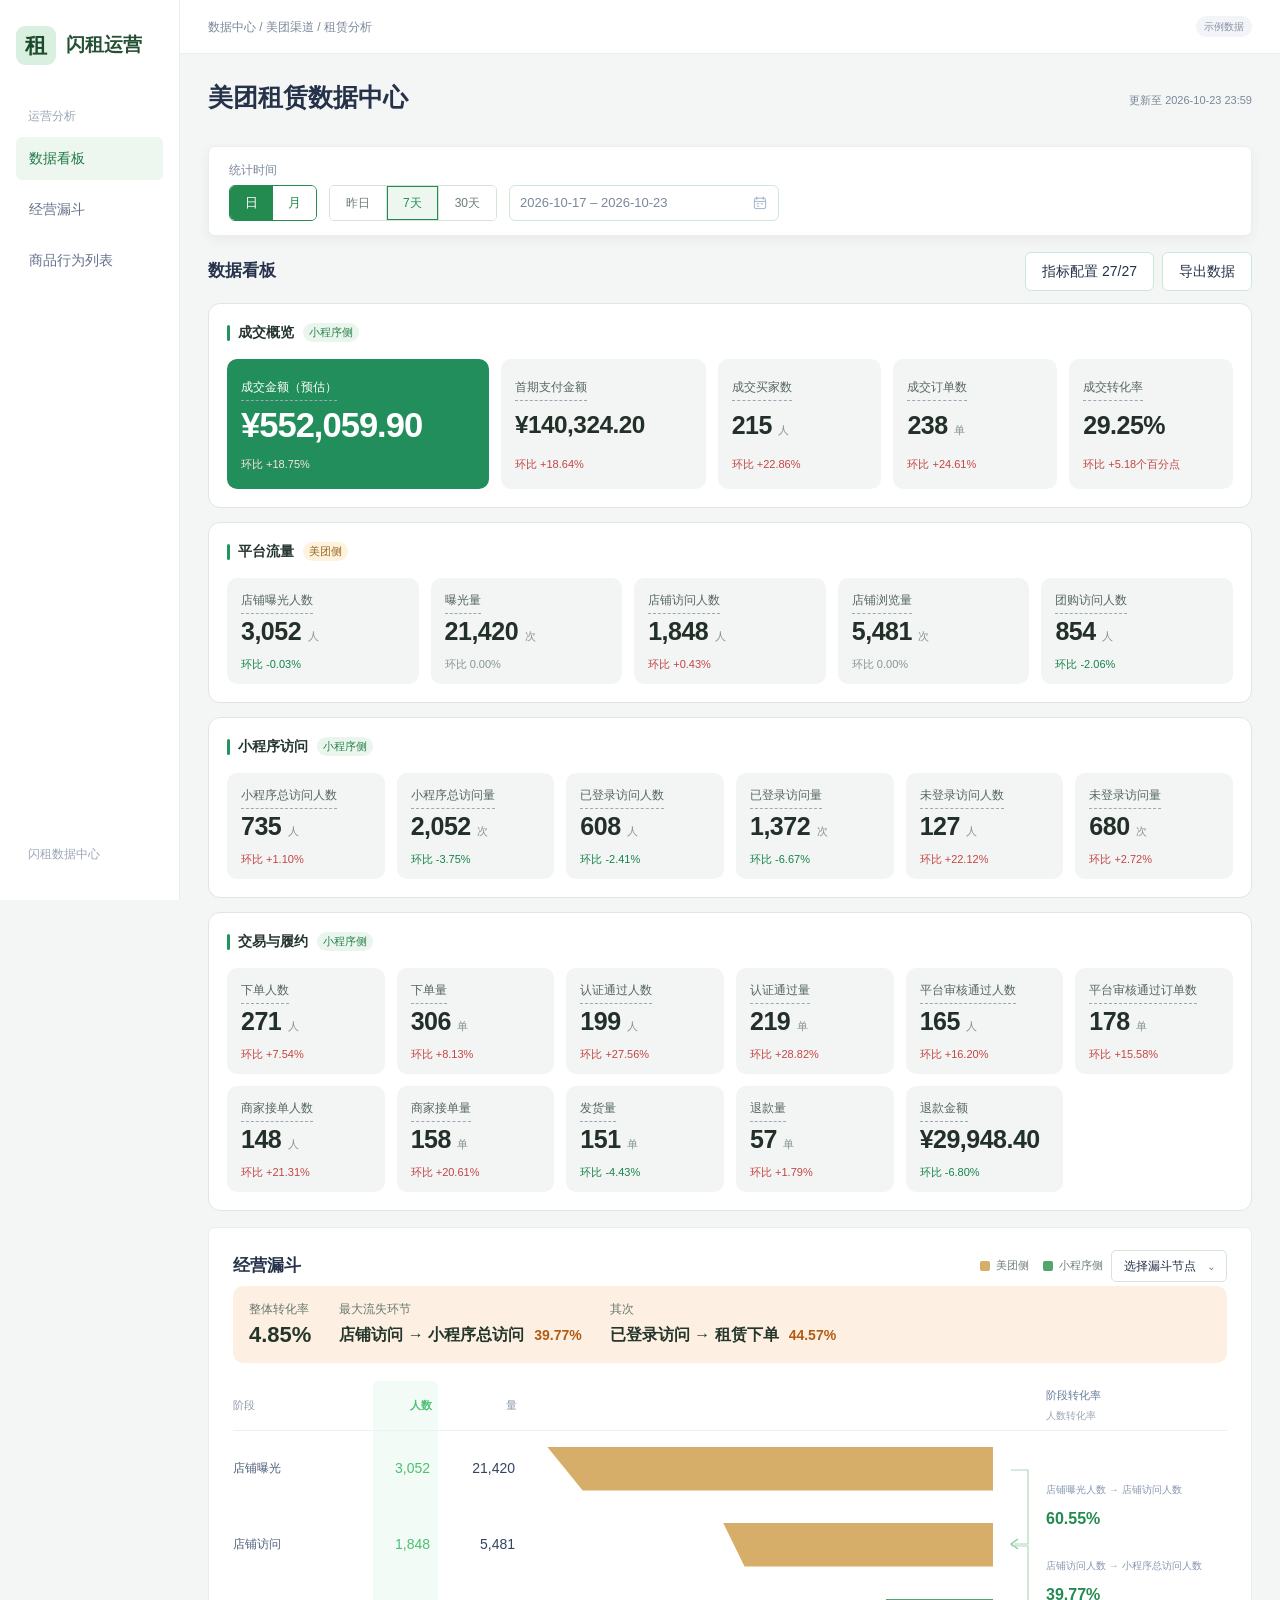
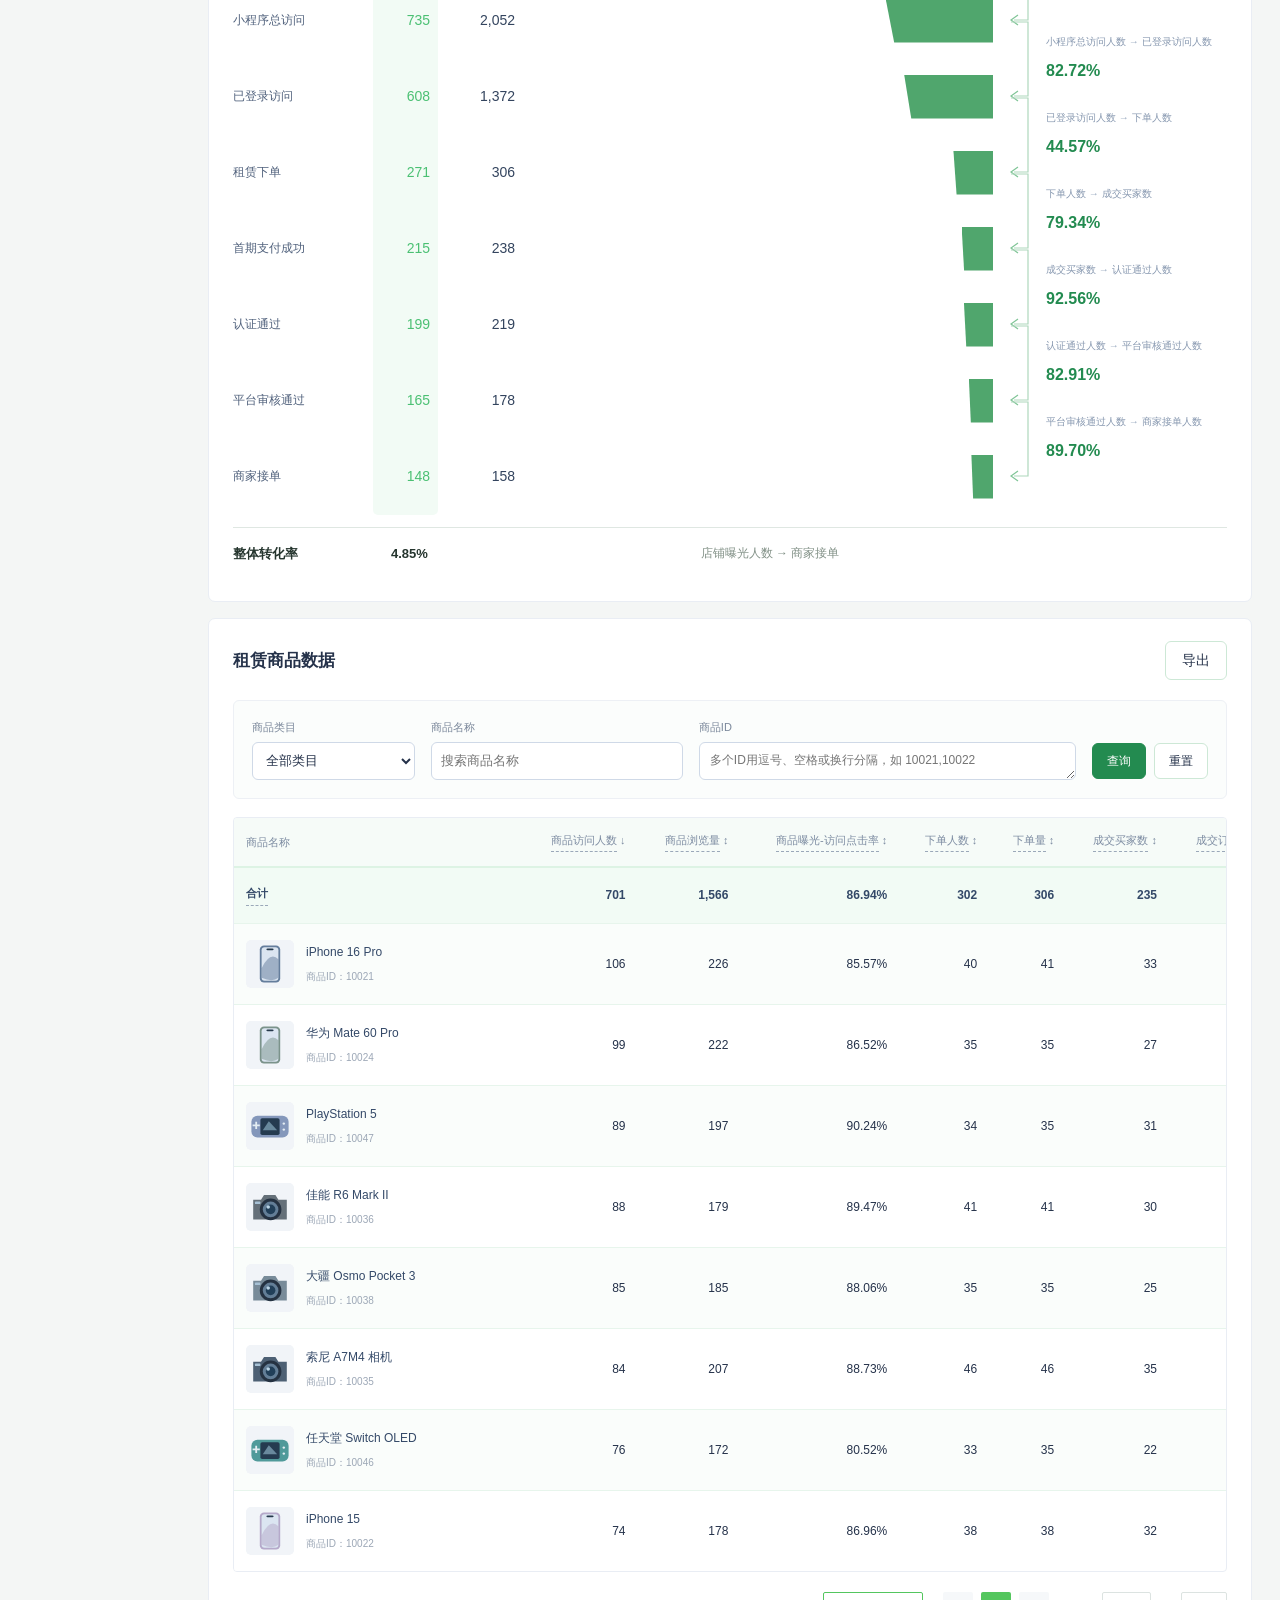
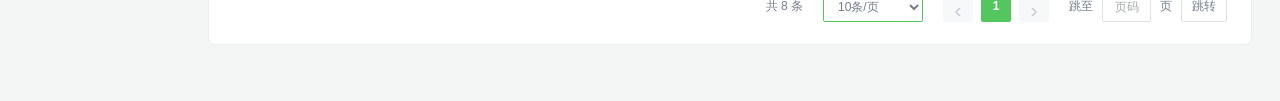
<file: index.html>
<!doctype html><html lang="zh-CN"><head><meta charset="UTF-8"><meta name="viewport" content="width=device-width,initial-scale=1"><link rel="icon" href="data:,"><title>美团租赁数据中心</title><style>:root{--ink:#1b4429;--muted:#5e7089;--blue:#238b50;--bluebg:#f2faf5;--line:#e1f1e6;--paper:#fff;--bg:#f3faf5;--amber:#946019;--radius:10px}*{box-sizing:border-box}body{margin:0;font-family:-apple-system,BlinkMacSystemFont,"PingFang SC","Microsoft YaHei",sans-serif;background:var(--bg);color:var(--ink);font-size:14px;line-height:1.5}button,input,select{font:inherit;color:inherit}button{cursor:pointer}button:disabled{cursor:not-allowed;opacity:.45}a{color:var(--blue)}button:focus-visible,a:focus-visible,input:focus-visible,select:focus-visible{outline:3px solid #a8e1bc;outline-offset:3px}button{border:1px solid #cde8d6;border-radius:6px;background:white;padding:8px 16px;min-height:36px}button:hover{background:#f3fbf6}button.primary{background:var(--blue);color:white;border-color:var(--blue)}button.primary:hover{background:#1b7040}.link{border:0;background:none;color:var(--blue);padding:4px 6px;min-height:30px}.sidebar{position:fixed;width:180px;inset:0 auto 0 0;background:#194729;color:#c5d1e1;padding:26px 16px;display:flex;flex-direction:column;z-index:5}.brand{display:flex;align-items:center;gap:10px;color:#fff;font-size:19px;font-weight:700;margin-bottom:42px}.brand b{background:#d9efdf;color:#1c4a2c;border-radius:9px;padding:3px 9px;font-size:22px}.side-label{font-size:12px;color:#9fb2ce;margin:0 12px 12px}.sidebar nav{display:flex;flex-direction:column;gap:8px}.sidebar a{color:inherit;text-decoration:none;border-radius:6px;padding:11px 13px}.sidebar a:hover,.sidebar a.active{background:#359555;color:white}.sidebar small{margin-top:auto;padding:12px;color:#afc0d7}.main{margin-left:180px}.topbar{height:64px;background:white;border-bottom:1px solid var(--line);padding:0 32px;display:flex;align-items:center;justify-content:space-between;color:var(--muted)}.pill{display:inline-flex;align-items:center;background:#fff3d6;color:#795316;font-size:12px;border-radius:20px;padding:5px 12px}.blue-pill{background:var(--bluebg);color:var(--blue)}main{max-width:1700px;margin:auto;padding:27px 30px 40px}.page-head{display:flex;align-items:start;justify-content:space-between;gap:20px;margin-bottom:20px}h1{font-size:28px;margin:0 0 5px;font-weight:650;letter-spacing:-.5px}h2{font-size:21px;margin:0;font-weight:650}h3{font-size:15px;margin:0 0 10px}p{margin:5px 0}.muted,.subtitle{color:var(--muted)}.subtitle{font-size:13px}.stamp{text-align:right;font-size:12px;color:var(--muted)}.panel{background:white;border-radius:var(--radius);padding:24px;margin:20px 0;scroll-margin-top:18px;border:1px solid #e8f4ec}.filters{margin-top:0}.filter-grid{display:grid;grid-template-columns:1.45fr 1fr 1fr 1fr 1.4fr;gap:16px}.field{display:flex;flex-direction:column;gap:6px;font-size:12px;color:var(--muted)}.field input,.field select{width:100%;min-width:0;border:1px solid #cfd9e7;background:white;border-radius:6px;min-height:38px;padding:7px 9px;font-size:13px;color:var(--ink)}.date-fields{display:flex;gap:5px;align-items:center}.date-fields input{font-size:12px;padding:7px 5px}.filter-bottom{display:flex;justify-content:space-between;gap:16px;align-items:end;margin-top:16px}.filter-secondary{display:flex;gap:16px;align-items:end;flex-wrap:wrap}.filter-secondary .field{min-width:180px}.actions{display:flex;gap:8px;align-items:center;flex-wrap:wrap}.filter-tip{margin-top:12px;font-size:12px;color:var(--muted)}.quick{display:flex;gap:4px;margin-top:5px}.quick button{min-height:24px;padding:1px 6px;border:0;font-size:11px;color:var(--blue)}.error{color:#b83c39;font-size:13px;min-height:0}.error:empty{display:none}.section-head{display:flex;justify-content:space-between;gap:16px;align-items:start;margin-bottom:17px}.section-controls{display:flex;align-items:center;gap:10px;flex-wrap:wrap}.segmented{display:inline-flex;background:#edf7f0;padding:4px;border-radius:7px;gap:2px}.segmented button{border:0;min-width:78px;padding:5px 11px;background:none;color:var(--muted);font-size:13px}.segmented button[aria-pressed=true]{background:white;color:var(--blue);box-shadow:0 0 0 1px #d1eddb}.compact-select{border:1px solid #d7f0e0;background:#f8fdfa;border-radius:6px;padding:8px;color:var(--blue);font-size:12px}.summary{display:grid;grid-template-columns:repeat(4,1fr);background:#f6fcf8;padding:15px 0;border-radius:7px;margin:15px 0}.summary>div{padding:0 20px;border-right:1px solid var(--line)}.summary>div:last-child{border:0}.label{font-size:12px;color:var(--muted)}.number{font-size:29px;font-weight:650;font-variant-numeric:tabular-nums;margin-top:3px;letter-spacing:-.6px}.number.sm{font-size:18px;letter-spacing:0;line-height:2}.funnel-scroll{overflow-x:auto}.funnel-grid{min-width:850px}.funnel-row{display:grid;grid-template-columns:235px minmax(200px,1fr) 110px 120px 150px;gap:14px;align-items:center;padding:10px 8px;border-radius:5px;width:100%;border:none;text-align:left;background:transparent}.funnel-row:not(.funnel-header){cursor:pointer}.funnel-row:not(.funnel-header):hover{background:#f3fbf6}.funnel-row.hot{background:#fff5e7}.funnel-header{font-size:11px;color:var(--muted);padding-bottom:13px}.step{display:flex;align-items:center;gap:11px}.step i{font-style:normal;background:#eef9f2;border-radius:6px;font-size:11px;font-weight:600;color:#587598;min-width:26px;padding:5px;text-align:center}.step strong{font-size:13px;font-weight:600}.step small{display:block;color:var(--muted);font-size:10px;margin-top:1px}.bar-track{height:30px;background:#eff8f2;border-radius:4px;display:flex;justify-content:center;align-items:center;position:relative}.bar{height:30px;border-radius:4px;background:#40b869;min-width:0;transition:width .2s}.bar.light{background:#d0efdb}.bar-label{position:absolute;font-size:12px;color:white;font-weight:600;pointer-events:none}.bar-label.dark{color:#276f3f}.stat{font-variant-numeric:tabular-nums;font-size:16px;font-weight:600}.rate{font-size:13px;font-variant-numeric:tabular-nums}.loss{color:var(--muted);font-size:12px}.hot .loss{color:var(--amber)}.notes{border-top:1px solid var(--line);margin-top:12px;padding-top:12px;font-size:12px;color:var(--muted)}.notes p{margin:4px 0}.scope{color:var(--blue);background:#f2fbf5;border-radius:5px;padding:8px 12px;font-size:12px;margin:10px 0}.branch{background:#f7fcf9;padding:17px;margin-top:16px;border-radius:7px}.branch-head{display:flex;align-items:center;justify-content:space-between;gap:12px;margin-bottom:10px}.branch-head h3{margin:0}.branch-chain{display:grid;grid-template-columns:repeat(5,1fr);gap:16px}.branch-node{position:relative;padding-right:10px}.branch-node:not(:last-child):after{content:'→';position:absolute;right:0;top:24px;color:#7d98bc}.branch-node small{color:var(--muted);font-size:11px}.branch-node b{font-size:22px;display:block;font-weight:650}.notice{background:#fff6e6;border-radius:6px;padding:14px 17px;color:#805a22;font-size:12px;display:flex;gap:30px;align-items:center}.notice strong{font-size:17px;color:#8c5a13}.notice .left{min-width:300px}.kpis{display:grid;grid-template-columns:repeat(4,1fr);gap:15px}.kpi{padding:4px 0}.platform{background:#f7fcf9;padding:18px;border-radius:7px;margin-bottom:20px}.platform-head{display:flex;justify-content:space-between;gap:20px;margin-bottom:10px}.platform-head h3{margin:0}.internal{grid-template-columns:repeat(5,1fr);margin:12px 0 20px}.kpi button{border:0;background:none;text-align:left;padding:0;min-height:0;color:var(--muted);font-size:12px}.kpi button:hover{text-decoration:underline}.kpi small{font-size:10px;color:var(--muted)}.table-tools{display:flex;align-items:center;justify-content:space-between;gap:12px;margin:16px 0}.table-group{display:flex;border-bottom:1px solid var(--line);gap:20px}.table-group button{border:0;border-radius:0;color:var(--muted);padding:11px 4px;font-size:13px;background:transparent;border-bottom:3px solid transparent}.table-group button[aria-selected=true]{color:var(--blue);border-bottom-color:var(--blue);font-weight:600}.table-scroll{overflow-x:auto;border:1px solid var(--line);border-radius:6px}table{width:100%;border-collapse:collapse;white-space:nowrap;font-size:13px}th{background:#eff9f2;color:#526d8e;text-align:right;font-weight:500;font-size:11px;padding:12px 14px}td{padding:16px 14px;text-align:right;border-top:1px solid #e7f5ec;font-variant-numeric:tabular-nums}th:first-child,td:first-child{text-align:left;position:sticky;left:0;z-index:1;min-width:210px}th:first-child{background:#eff9f2}td:first-child{background:white}tr:nth-child(even) td{background:#fafdfb}tr:hover td{background:#f4fbf6}th button{font-size:inherit;color:inherit;padding:0;min-height:20px;border:0;background:none}th button:hover{background:none;color:var(--blue)}.product-name{font-size:13px;font-weight:550}.product-id{font-size:10px;color:var(--muted);margin-top:3px}.table-footer{display:flex;justify-content:space-between;gap:15px;margin:14px 0;align-items:center;color:var(--muted);font-size:12px}.pagination{display:flex;gap:10px;align-items:center}.pagination button{padding:5px 10px;font-size:12px;min-height:30px}.empty{text-align:center;padding:45px;color:var(--muted);background:#f8fcf9;border-radius:6px}.bottom-notice{padding:15px 20px;background:#eaf8ef;border-radius:8px;font-size:12px;color:#536b89}.bottom-notice strong{display:block;margin-bottom:5px;color:var(--ink)}#toast{position:fixed;bottom:24px;left:50%;transform:translate(-50%,20px);padding:12px 22px;border-radius:8px;background:#1b4a2b;color:white;opacity:0;pointer-events:none;transition:.2s;z-index:20;max-width:90vw}#toast.show{opacity:1;transform:translate(-50%,0)}dialog{width:min(660px,92vw);max-height:85vh;border:none;border-radius:12px;padding:0;box-shadow:0 25px 80px #14372040;color:var(--ink)}dialog::backdrop{background:#153d2366}.dialog-head{padding:20px 24px;border-bottom:1px solid var(--line);display:flex;justify-content:space-between;align-items:center;position:sticky;top:0;background:white}.dialog-head h2{font-size:19px}.dialog-body{padding:22px 24px;font-size:14px}.dialog-body p{margin:8px 0 16px}.dialog-body table{font-size:12px}.dialog-body th,.dialog-body td{position:static!important}.dialog-body ul{padding-left:20px;line-height:1.9}.dialog-footer{padding:15px 24px;border-top:1px solid var(--line);text-align:right}.field-check{display:flex;align-items:center;gap:10px;padding:8px;border-bottom:1px solid var(--line)}.dialog-actions{display:flex;justify-content:end;gap:8px}.badge-soft{background:#eef9f2;border-radius:4px;font-size:11px;padding:2px 6px;color:#587598}.help-link{white-space:nowrap}.demo-warning{font-size:11px;color:var(--muted);text-align:right;margin-top:8px}
@media(min-width:1600px){.funnel-row{grid-template-columns:270px minmax(250px,1fr) 130px 140px 170px;gap:20px}}
@media(max-width:1150px){.filter-grid{grid-template-columns:repeat(3,1fr)}.sidebar{width:152px}.main{margin-left:152px}main{padding:22px 20px}.section-head{flex-wrap:wrap}.filter-bottom{flex-wrap:wrap}.summary{grid-template-columns:repeat(2,1fr);gap:12px}.summary>div:nth-child(2){border:0}.internal{grid-template-columns:repeat(3,1fr)}}
@media(max-width:750px){.sidebar{position:static;width:auto;padding:12px 16px;display:block}.brand{margin:0;font-size:17px}.side-label,.sidebar small{display:none}.sidebar nav{flex-direction:row;margin-top:12px}.sidebar a{padding:6px 10px;font-size:12px}.main{margin:0}.topbar{padding:10px 16px;height:auto;gap:10px;font-size:11px}.topbar .pill{font-size:10px;padding:4px 7px}main{padding:18px 12px}.page-head{display:block}.stamp{text-align:left;margin-top:10px}h1{font-size:24px}.panel{padding:16px}.filter-grid{grid-template-columns:1fr 1fr}.field:first-child{grid-column:1/-1}.filter-secondary{width:100%;display:grid;grid-template-columns:1fr 1fr}.filter-secondary .field{min-width:0;grid-column:auto}.filter-bottom{align-items:stretch}.summary .number{font-size:24px}.summary .number.sm{font-size:15px}.summary>div{padding:0 12px}.branch-chain{display:flex;overflow-x:auto;gap:24px}.branch-node{min-width:140px}.notice{display:block}.notice .left{min-width:0;margin-bottom:10px}.kpis,.internal{grid-template-columns:repeat(2,1fr)}.section-controls{gap:6px}.table-tools{align-items:start;flex-direction:column}.table-group{gap:16px}.table-footer{align-items:start;flex-direction:column}.platform-head{display:block}.page-head .subtitle{font-size:12px}.date-fields input{width:46%}.filter-tip{font-size:11px}}
@media(prefers-reduced-motion:reduce){*{scroll-behavior:auto!important;transition:none!important}}
/* V2.2: independent time filters and one unified product table */
.time-filter-bar{display:flex;justify-content:space-between;align-items:center;gap:18px}.time-caption{font-size:12px;color:var(--muted);margin-bottom:8px}.time-filter-hint{font-size:12px;color:var(--muted);margin:10px 0 0}.date-picker-root{position:relative;display:inline-block;z-index:4;max-width:100%}.date-picker-root:has(.date-popup){z-index:12}.date-control{display:flex;align-items:center;gap:14px}.date-unit{display:flex;border:1px solid #238b50;border-radius:6px;overflow:hidden;flex-shrink:0}.date-unit button{border:0;border-radius:0;color:#238b50;min-width:43px;min-height:34px;padding:6px 12px;background:white;font-size:13px}.date-unit button[aria-pressed=true]{background:#238b50;color:white}.date-trigger{display:flex;align-items:center;justify-content:space-between;gap:20px;min-height:36px;border:1px solid #cde8d6;background:white;padding:7px 10px;font-size:13px;font-weight:400;white-space:nowrap;min-width:310px}.date-trigger:hover{background:white;border-color:#51a874}.date-trigger svg{color:#8b9fc2;flex-shrink:0}.date-popup{position:absolute;left:100px;top:44px;display:flex;width:674px;background:white;border:1px solid #e4eaf2;border-radius:5px;box-shadow:0 8px 25px #19492924;overflow:hidden}.date-shortcuts{width:120px;flex-shrink:0;background:#fafbfc;padding:6px 0}.date-shortcuts button{display:block;width:100%;min-height:35px;text-align:left;border:0;border-radius:0;font-size:12px;padding:8px 16px;background:transparent}.date-shortcuts button:hover,.date-shortcuts button.active{color:#238b50;background:#f0f8f3}.calendar-content{flex:1;min-width:0}.calendar-pair{display:flex}.calendar-month{width:50%;padding:8px 12px 12px}.month-head{height:32px;display:flex;align-items:center;justify-content:space-between;gap:3px;margin-bottom:10px}.month-head strong{font-size:13px;font-weight:500}.month-head button{min-height:24px;min-width:18px;padding:0 4px;border:0;font-size:17px;color:#8ca1c2;background:transparent}.calendar-week,.calendar-grid{display:grid;grid-template-columns:repeat(7,1fr);text-align:center}.calendar-week{font-size:12px;color:#7d8794;margin-bottom:7px}.calendar-week span{padding:3px}.calendar-day{min-height:31px;padding:0;border:0;border-radius:0;background:white;font-size:12px;position:relative}.calendar-day.other{color:#9cacc8}.calendar-day:disabled{background:#f4f5f8;color:#bac4d8;opacity:1}.calendar-day.between{background:#f0faf3}.calendar-day.selected,.month-grid button.selected{background:#238b50;color:white;border-radius:3px}.calendar-day:not(:disabled):hover{background:#e2f2e8;color:#1b7040}.calendar-day.selected:hover{background:#238b50;color:white}.calendar-footer{display:flex;align-items:center;gap:8px;padding:10px 12px;border-top:1px solid #edf0f5}.calendar-hint{font-size:11px;color:#6b7b90;flex:1}.calendar-footer button{font-size:12px;min-height:29px;padding:3px 12px}.calendar-footer .date-confirm{background:#238b50;border-color:#238b50;color:white}.month-select{width:100%;padding:14px 20px}.month-grid{display:grid;grid-template-columns:repeat(4,1fr);gap:10px}.month-grid button{border:0;background:#f7fcf9;font-size:13px}.month-grid button.between{background:#f0faf3}.month-grid button.selected{background:#238b50}.product-filter-form{padding:17px 18px;background:#f7fcf9;border:1px solid var(--line);border-radius:7px;margin:18px 0}.product-filter-grid{display:flex;gap:18px;align-items:end;flex-wrap:wrap}.product-filter-grid .field{min-width:170px;flex:1}.product-filter-grid .product-time{flex:0 0 auto;min-width:0}.product-filter-grid .product-search{min-width:220px}.product-filter-grid .actions{padding-bottom:1px}.product-filter-grid .field .date-unit button{color:#238b50}.product-filter-grid .field .date-unit button[aria-pressed=true]{color:white}.product-filter-form .date-popup{left:0}.product-filter-form .date-trigger{min-width:295px}.product-filter-note{color:var(--muted);font-size:12px;margin-top:12px}.unified-table-tools{display:flex;justify-content:space-between;align-items:center;margin:12px 0;color:var(--muted);font-size:12px}.table-scroll table{min-width:1280px}#products .table-scroll th:first-child,#products .table-scroll td:first-child{box-shadow:3px 0 5px #23623810}#applied{font-size:12px;margin-top:6px}.filters{padding:20px 24px}.product-filter-form .date-control{gap:8px}.dialog-body .mini-funnel{min-width:0}.dialog-body .mini-funnel td:first-child{min-width:0}.dialog-body .mini-funnel th:first-child{min-width:0}
@media(max-width:1150px){.product-filter-grid .product-time{flex:0 0 100%}.date-popup{left:0}.filters{padding:18px}}
@media(max-width:750px){.time-filter-bar{flex-wrap:wrap}.date-control{gap:8px;flex-wrap:wrap}.date-trigger{min-width:0;width:100%;font-size:12px;gap:8px}.date-picker-root{display:block;width:100%}.date-popup{position:fixed;left:12px;right:12px;top:15vh;width:auto;max-height:75vh;overflow:auto;flex-direction:column}.date-shortcuts{width:auto;display:flex;justify-content:space-around;flex-shrink:0}.date-shortcuts button{text-align:center;width:auto;flex:1;padding:8px}.calendar-pair{display:block;max-height:48vh;overflow-y:auto}.calendar-month{width:100%}.calendar-day{min-height:33px}.calendar-footer{position:sticky;bottom:0;background:white}.product-filter-form .date-popup{left:12px}.product-filter-grid{display:block}.product-filter-grid .field{margin-bottom:14px;min-width:0}.product-filter-form .date-trigger{min-width:0}.product-filter-grid .actions{margin-top:12px}.filters{padding:16px}.date-control .date-trigger{flex:1;min-width:0;flex-basis:230px}.calendar-week{margin-bottom:3px}.unified-table-tools{gap:12px;flex-wrap:wrap}}
/* V2.3: paired audience and volume metrics, parallel product branches */
.flow-legend{display:flex;flex-wrap:wrap;gap:12px 24px;align-items:center;font-size:12px;color:var(--muted);border-bottom:1px solid var(--line);padding:0 0 16px}.flow-legend>span{display:flex;align-items:center;gap:7px}.flow-legend>span:last-child{margin-left:auto}.dot{width:7px;height:7px;display:inline-block;border-radius:50%}.dot.blue{background:#4ec175}.dot.amber{background:#d09b42}.business-flow{padding:26px 0 10px;max-width:1120px;margin:auto}.flow-layer{display:grid;grid-template-columns:104px minmax(0,1fr);position:relative;gap:22px;margin-bottom:32px}.layer-index{display:flex;align-items:center;gap:10px;color:#6d7e96;font-size:12px;align-self:start;padding-top:18px}.layer-index b{display:grid;place-items:center;width:28px;height:28px;flex-shrink:0;background:#effaf3;border:1px solid #e0f4e7;border-radius:50%;color:#489f66;font-size:11px;letter-spacing:.5px}.center-node{width:calc(50% - 12px);justify-self:center;position:relative}.journey-card{position:relative;background:#fff;border:1px solid #d9f1e1;border-top:3px solid #49bf71;border-radius:10px;box-shadow:0 4px 16px #27704006;overflow:hidden}.journey-card header{display:flex;align-items:center;justify-content:space-between;gap:8px;padding:14px 17px 9px}.journey-card h3{font-size:15px;margin:0}.source-badge{font-size:10px;color:#667e9d;background:#f0faf3;border-radius:4px;padding:3px 6px;white-space:nowrap}.paired-metrics{display:grid;grid-template-columns:1fr 1fr;padding:0 8px 8px}.paired-metric{border:0;background:transparent;text-align:left;padding:8px 10px;border-radius:6px;min-width:0}.paired-metric+ .paired-metric{border-left:1px solid #e7f5ec;border-radius:0 6px 6px 0}.paired-metric>span{display:block;font-size:12px;color:#60748e}.paired-metric strong{display:block;font-size:30px;line-height:1.4;font-weight:650;font-variant-numeric:tabular-nums;letter-spacing:-.6px;margin-top:4px}.paired-metric em,.overview-pair em,.metric-detail-pair em{font-size:11px;font-weight:400;color:#73839a;font-style:normal;letter-spacing:0}.paired-metric b{font-size:9px;color:#9d6b26;background:#fff0cd;padding:1px 3px;border-radius:3px;font-weight:500}.journey-card footer{background:#f7fcf9;border-top:1px solid #edf7f0;color:#728199;font-size:10px;line-height:1.7;padding:8px 17px;min-height:34px}.connector-above:before,.rental-continue:before{content:'';position:absolute;width:1px;height:32px;left:50%;top:-32px;background:#a9dcba}.connector-above:after,.rental-continue:after,.split-node:after{content:'';position:absolute;top:-6px;left:calc(50% - 3px);width:6px;height:6px;border-right:1px solid #98d4ac;border-bottom:1px solid #98d4ac;transform:rotate(45deg)}.split-nodes,.lower-nodes{display:grid;grid-template-columns:repeat(2,minmax(0,1fr));gap:24px;position:relative;align-items:start}.split-nodes:before{content:'';position:absolute;left:25%;right:25%;height:16px;border-top:1px solid #a9dcba;border-left:1px solid #a9dcba;border-right:1px dashed #cda771;top:-16px}.split-nodes:after{content:'';position:absolute;width:1px;height:16px;left:50%;top:-32px;background:#a9dcba}.split-node,.rental-continue{position:relative;min-width:0}.split-node:nth-child(2):after{border-color:#cda771}.estimated.journey-card{border-color:#e6d4b5;border-top-color:#c8994f;background:#fffdfa}.estimated .source-badge{background:#fff0d8;color:#9b712f}.estimated .paired-metric:hover{background:#fff4df}.estimated.journey-card footer{background:#fff8ec;border-color:#f2e6d1;color:#987744}.formula-link{display:block;border:0;color:#9d6a25;font-size:11px;padding:1px 0;min-height:24px;background:none}.formula-link:hover{background:none;text-decoration:underline}.complete.journey-card{border-top-color:#37978b}.complete .paired-metric strong{color:#267f75}.group-reference{padding:10px 18px;color:#7d705b;font-size:12px;line-height:1.9;max-width:430px}.group-reference h3{margin:9px 0;color:#7c6543;font-size:14px}.estimate-mark{border:1px solid #e5d1ad;color:#977035;font-size:10px;border-radius:4px;padding:3px 7px}.group-reference p{margin:6px 0}.reading-tip{align-self:center;padding-left:18px;font-size:12px;color:#8b98aa;line-height:2}.flow-footnote{padding:12px 15px;background:#f4fbf6;border-radius:6px;color:#687b95;font-size:12px}.overview-grid{display:grid;grid-template-columns:repeat(3,minmax(0,1fr));gap:16px}.overview-tile{border:1px solid var(--line);border-radius:9px;padding:16px}.overview-title{display:flex;justify-content:space-between;gap:8px;align-items:center;margin-bottom:16px}.overview-title h3{font-size:14px;margin:0}.overview-title small{font-size:10px;color:#8795a9}.overview-pair{display:grid;grid-template-columns:1fr 1fr;gap:10px}.overview-pair button{border:0;text-align:left;padding:3px;min-width:0;background:transparent}.overview-pair button:hover{background:#f6fcf8}.overview-pair span{display:block;font-size:11px;color:#6d7e94}.overview-pair strong{display:block;font-size:25px;font-weight:650;letter-spacing:-.5px;font-variant-numeric:tabular-nums;margin-top:5px}.overview-tile.estimated{background:#fffbf3;border-color:#eadabd}.overview-tile.estimated .overview-title small{color:#aa7b36}.estimate-details{border:1px solid #eadabd;border-radius:7px;background:#fffbf4;padding:12px 16px;color:#8b6c3d;margin-top:18px;font-size:12px}.estimate-details summary{cursor:pointer;font-weight:500}.estimate-equations{display:grid;grid-template-columns:1fr 1fr;gap:12px;margin:15px 0}.estimate-equations>div{padding:12px;border-radius:6px;background:#fff4df}.estimate-equations span{display:block;font-size:12px;color:#8c713f}.estimate-equations strong{display:block;margin-top:8px;font-size:17px;font-weight:550;font-variant-numeric:tabular-nums}.flow-matrix-wrap{overflow:auto;margin:20px 0;border:1px solid var(--line);border-radius:7px}.flow-matrix th:first-child,.flow-matrix td:first-child{min-width:155px}.flow-matrix th,.flow-matrix td{padding:16px 12px}.flow-matrix .estimate-row td{background:#fff8ea;color:#946d32}.metric-detail-pair{display:grid;grid-template-columns:1fr 1fr;gap:16px;background:#f6fcf8;padding:16px;border-radius:8px;margin-bottom:20px}.metric-detail-pair small{display:block;color:#6b7f9b}.metric-detail-pair strong{display:block;font-size:30px;margin-top:7px}.dialog-body .mini-funnel{white-space:normal}.dialog-body .mini-funnel td,.dialog-body .mini-funnel th{padding:12px 8px}
@media(max-width:1200px){.flow-layer{grid-template-columns:86px minmax(0,1fr);gap:12px}.center-node{width:60%}.overview-grid{grid-template-columns:repeat(2,minmax(0,1fr))}.journey-card header{flex-wrap:wrap}.paired-metric strong{font-size:27px}.paired-metric>span{font-size:11px}}
@media(max-width:750px){.business-flow{overflow-x:auto;padding:24px 2px 8px}.flow-layer{min-width:630px;grid-template-columns:70px minmax(0,1fr);gap:12px}.layer-index{font-size:10px;gap:6px}.layer-index b{width:23px;height:23px}.center-node{width:55%}.journey-card header{padding:12px}.journey-card h3{font-size:13px}.journey-card footer{padding:8px 12px}.paired-metrics{padding:0 4px 8px}.paired-metric{padding:7px}.paired-metric strong{font-size:25px}.split-nodes,.lower-nodes{gap:16px}.group-reference{padding:6px 12px;font-size:11px}.flow-legend>span:last-child{margin-left:0}.overview-grid{grid-template-columns:1fr}.overview-pair strong{font-size:28px}.estimate-equations{grid-template-columns:1fr}.section-controls .segmented button{min-width:70px}.flow-footnote{font-size:11px}}
/* V2.4: two proportional visual funnels; detailed metrics stay in dashboard */
.dual-funnels{display:grid;grid-template-columns:1fr 1fr;gap:0;padding:24px 0 10px}.visual-funnel{min-width:0;padding:0 20px}.visual-funnel:first-child{border-right:1px solid var(--line);padding-left:0}.visual-funnel:last-child{padding-right:0}.visual-funnel-heading{display:flex;flex-direction:column;gap:5px;margin-bottom:10px}.visual-funnel-heading h3{font-size:16px;margin:0}.visual-funnel-heading span{font-size:11px;color:var(--muted)}.visual-funnel svg{display:block;width:100%;overflow:visible}.funnel-svg-name{font-size:11px;fill:#657791}.funnel-svg-value{font-size:21px;font-weight:650;fill:#236138;font-variant-numeric:tabular-nums}.funnel-svg-unit{font-size:10px;font-weight:400;fill:#7d8da3}.funnel-guide{font-size:10px;fill:#97a6b9}.funnel-leader{fill:none;stroke:#b9dec6;stroke-width:1}.funnel-connect{fill:none;stroke:#b7dec4;stroke-width:1;stroke-dasharray:3 3}.estimated-line{stroke:#c8a566;stroke-dasharray:3 3}.visual-funnel [data-detail]{cursor:pointer;outline:none}.visual-funnel [data-detail]:hover polygon,.visual-funnel [data-detail]:focus-visible polygon{filter:brightness(1.12);stroke:#2c7e48;stroke-width:2}.visual-funnel [data-detail]:hover .funnel-svg-name,.visual-funnel [data-detail]:focus-visible .funnel-svg-name{fill:#39a25d}.visual-funnel [data-detail]:focus-visible .funnel-svg-value{text-decoration:underline}
@media(max-width:1050px){.dual-funnels{gap:16px}.visual-funnel{padding:0 8px}.funnel-svg-name{font-size:12px}.funnel-svg-value{font-size:23px}}
@media(max-width:750px){.dual-funnels{grid-template-columns:1fr;gap:26px}.visual-funnel:first-child{border-right:0;border-bottom:1px solid var(--line);padding-bottom:20px}.visual-funnel,.visual-funnel:last-child{padding-left:0;padding-right:0}.visual-funnel svg{min-width:360px}.visual-funnel{overflow:auto}.funnel-svg-value{font-size:22px}}
/* V2.5: one continuous, paired-metric funnel */
#funnel .section-head{margin-bottom:20px}#funnel .flow-legend{border-bottom:0;padding-bottom:0;font-size:11px;gap:10px 20px}#funnel .flow-footnote{background:none;border-top:1px solid #e9f5ed;border-radius:0;padding:15px 0 0;margin-top:3px;font-size:11px;color:#7c8a9e}.unified-funnel-wrap{width:100%;overflow:auto;padding:15px 0 5px}.unified-funnel{display:block;width:100%;max-width:1140px;margin:0 auto;min-width:720px;font-family:inherit}.unified-stage{cursor:pointer;outline:none}.stage-fill{transition:filter .15s,stroke .15s}.unified-stage:hover .stage-fill,.unified-stage:focus-visible .stage-fill{filter:brightness(.96);stroke:#4bb56f;stroke-width:2}.unified-stage:focus-visible .unified-stage-name{text-decoration:underline}.unified-stage-name{font-size:15px;font-weight:600;fill:#2b7945;letter-spacing:1px}.unified-metric-label{font-size:11px;fill:#54769f}.unified-metric-number{font-size:26px;font-weight:650;fill:#2a7945;font-variant-numeric:tabular-nums;letter-spacing:-.4px}.unified-unit{font-size:11px;font-weight:400;letter-spacing:0}.unified-divider{stroke:#597daf;stroke-opacity:.2;stroke-width:1}.unified-stage[data-detail=order] text,.unified-stage[data-detail=deal] text{fill:white}.unified-stage[data-detail=order] .unified-metric-label,.unified-stage[data-detail=deal] .unified-metric-label{fill:#e9f7ee}.unified-stage[data-detail=order] .unified-divider,.unified-stage[data-detail=deal] .unified-divider{stroke:white;stroke-opacity:.24}.unified-stage.is-estimate .unified-stage-name{fill:#957132;font-size:14px}.unified-stage.is-estimate .unified-metric-label{fill:#9e7e47;font-size:10px}.unified-stage.is-estimate .unified-metric-number{fill:#916b2b;font-size:23px}.unified-stage.is-estimate .unified-divider{stroke:#b28b42}.unified-rail path{stroke:#e5f5ea;stroke-width:1}.unified-rail circle{fill:white;stroke:#dcf2e3;stroke-width:1}.unified-rail text{font-size:11px;fill:#8497b0}.unified-bridges path{fill:none;stroke:#b6e6c6;stroke-width:1.5}.branch-caption path{stroke:#d8c39d;stroke-width:1;stroke-dasharray:3 3}.branch-caption text{font-size:11px;fill:#a19176}.branch-caption .branch-caption-title{font-size:13px;fill:#967a4e;font-weight:500}
@media(min-width:1500px){.unified-funnel{max-width:1040px}}@media(max-width:750px){.unified-funnel-wrap{padding-top:14px}.unified-funnel{min-width:690px}#funnel .flow-legend>span:last-child{width:100%;font-size:10px}.unified-stage-name{font-size:16px}.unified-metric-label{font-size:12px}.unified-stage.is-estimate .unified-metric-label{font-size:11px}}
/* V2.6: proportional product split and per-stage rates */
.area-control{display:flex;align-items:center;gap:8px;margin-left:auto;color:#7c8a9e}.area-control .segmented{padding:2px}.area-control .segmented button{font-size:11px;min-width:68px;min-height:28px;padding:3px 8px}.funnel-rate{cursor:pointer;outline:none}.rate-caption{font-size:11px;fill:#8293aa}.rate-pair{font-size:12px;fill:#7a8da6}.rate-pair tspan:not(.rate-separator){fill:#359656;font-weight:650;font-size:14px;font-variant-numeric:tabular-nums}.rate-separator{fill:#c0cbda}.estimate-rate .rate-caption{fill:#a48a5f}.estimate-rate .rate-pair tspan:not(.rate-separator){fill:#9b7536}.funnel-rate:hover rect,.funnel-rate:focus-visible rect{fill:#f0faf3}.funnel-rate:focus-visible rect{stroke:#72cb90;stroke-width:1}.rate-formula{background:#f5fbf7;border-radius:7px;padding:15px 18px;margin:12px 0}.rate-formula small{display:block;color:#73859c}.rate-formula strong{display:block;color:#359555;font-size:25px;margin-top:5px}.rate-formula p{font-size:12px;line-height:1.9;margin-bottom:0}@media(max-width:750px){.area-control{margin-left:0;flex-wrap:wrap}.unified-funnel{min-width:780px}}
/* V2.7: operational reporting layout */
:root{--blue:#238b50;--bluebg:#f3fbf6;--ink:#25324a;--muted:#7a879a;--line:#e8ecf3;--bg:#f5f6f9}.sidebar{background:#fff;color:#64718a;border-right:1px solid #e9edf3}.brand{color:#245133}.sidebar a:hover,.sidebar a.active{background:#f2faf5;color:#50c176}.sidebar small,.side-label{color:#9aa5b6}.topbar{height:54px;padding:0 28px;font-size:12px}.topbar .pill{background:#f2f4f8;color:#8993a3;font-size:10px;padding:3px 8px}main{padding:25px 28px 40px}.page-head{align-items:center;margin-bottom:24px}h1{font-size:25px;letter-spacing:0}h2{font-size:17px}.panel{padding:22px 24px;border-radius:7px;box-shadow:none;border:1px solid #e9edf4;margin:16px 0}.section-head{align-items:center;margin-bottom:18px}.section-controls button:not(.info-button){font-size:12px;min-height:32px;padding:5px 12px}.info-button{display:inline-grid;place-items:center;width:16px;height:16px;min-height:16px;padding:0;border:1px solid #b6c0ce;border-radius:50%;font-size:10px;line-height:1;color:#98a5b8;margin-left:6px;vertical-align:2px;font-weight:500}.info-button:hover{color:#238b50;border-color:#238b50;background:#f5fcf8}.filters{padding:18px 24px}.time-caption{display:none}.stamp{font-size:11px}.stamp .link{font-size:11px}.overview-grid{grid-template-columns:repeat(6,minmax(0,1fr));gap:0;border:1px solid var(--line);border-radius:5px;padding:18px 0}.overview-tile{border:0;border-right:1px solid var(--line);border-radius:0;padding:0 18px}.overview-tile:last-child{border-right:0}.overview-title{margin-bottom:14px;gap:4px}.overview-title h3{font-size:12px;font-weight:600}.overview-title small{font-size:9px}.overview-pair{display:flex;flex-direction:column;gap:12px}.overview-pair button{padding:0;border-radius:3px}.overview-pair span{font-size:10px;color:#8792a4}.overview-pair strong{font-size:22px;line-height:1.2;margin-top:5px;font-weight:600;letter-spacing:0}.overview-pair em{font-size:9px}.overview-tile.estimated{background:transparent;border-color:var(--line)}.overview-tile.estimated .overview-title small{color:#b48d46}.compact-flow-scroll{overflow-x:auto}.compact-flow{min-width:740px}.compact-flow-head,.compact-flow-row{display:grid;grid-template-columns:270px minmax(190px,1fr) 210px;column-gap:24px;align-items:center}.compact-flow-head{min-height:50px;border-bottom:1px solid #edf0f6;margin-bottom:10px;font-size:11px;color:#919aac}.flow-data{display:grid;grid-template-columns:120px 65px 85px;align-items:center}.flow-data>span:not(:first-child){text-align:right}.flow-data .flow-label{font-size:12px;text-align:left;border:0;background:none;padding:0;min-height:30px;color:#50617c;display:flex;align-items:center;gap:6px}.flow-label:hover{color:#238b50}.flow-number{font-size:14px;font-weight:500;color:#33445e;font-variant-numeric:tabular-nums}.compact-flow-row{min-height:66px;position:relative}.flow-plot{display:flex;justify-content:flex-end;align-items:center;height:100%;padding:5px 0}.flow-band{height:52px;border:0;border-radius:0;padding:0;clip-path:polygon(0 0,100% 0,100% 100%,18px 100%);min-height:0;transition:filter .15s}.flow-band:hover{filter:brightness(.94)}.band-one{background:#67ca89}.band-two{background:#7ed29b}.band-four{background:#afe3c1}.band-five{background:#cdedd8}.band-one:hover{background:#67ca89}.band-two:hover{background:#7ed29b}.band-four:hover{background:#afe3c1}.band-five:hover{background:#cdedd8}.flow-band:focus-visible{outline:none;filter:brightness(.8)}.split-flow-row{min-height:114px}.split-flow-data .flow-data{height:55px}.split-flow-rates .compact-rate{height:55px}.split-band{height:100px;display:flex;clip-path:polygon(0 0,100% 0,100% 100%,18px 100%);overflow:hidden}.split-band button{border:0;border-radius:0;padding:8px 2px;min-width:0;display:flex;align-items:center;justify-content:center;flex-direction:column;gap:6px;overflow:hidden}.split-rental{background:#98dbaf;color:#2c7d48}.split-group{background:#f3e2bd;color:#97732b;border-left:3px solid white!important}.split-rental:hover{background:#89d5a3}.split-group:hover{background:#edd7aa}.split-band span{font-size:11px;white-space:nowrap}.split-band small{font-size:12px;font-weight:550;white-space:nowrap;font-variant-numeric:tabular-nums}.estimate-chip{font-size:9px;padding:1px 4px;background:#fff5df;border-radius:3px;color:#aa8644;white-space:nowrap}.flow-rate-cell{position:relative}.compact-rate{display:block;position:relative;width:100%;padding:6px 8px 6px 14px;border:0;border-left:1px solid #dff0e5;border-radius:0;text-align:left;background:transparent;min-height:52px}.compact-rate:before{content:'';position:absolute;top:0;left:-8px;width:8px;border-top:1px solid #dff0e5}.compact-rate:after{content:'';position:absolute;bottom:0;left:-8px;width:8px;border-top:1px solid #dff0e5}.compact-rate:hover{background:#f8fdfa}.compact-rate>span{display:block;color:#97a2b2;font-size:10px;margin-bottom:5px}.compact-rate>div,.rate-head>div{display:grid;grid-template-columns:1fr 1fr;gap:15px}.compact-rate strong{font-size:14px;font-weight:550;color:#425577;font-variant-numeric:tabular-nums}.compact-rate.estimated-rate strong{color:#a18650}.rate-head{padding:0 8px 0 14px}.rate-head>span{display:block;margin-bottom:5px;color:#667b99}.rate-head>div{font-size:10px;color:#9ba5b5}.rate-origin{padding-left:14px;color:#bdc6d4}.product-filter-form{padding:0;background:none;border:0;margin:20px 0}.product-filter-grid{gap:14px}.product-filter-grid .field{font-size:11px;min-width:145px}.product-filter-grid .product-search{min-width:180px}.product-filter-grid .product-time{min-width:0}.product-filter-form .date-trigger{min-width:270px;font-size:12px}.unified-table-tools{margin:15px 0 10px;font-size:11px}.table-scroll{border-radius:4px;border-color:#e9edf4}.table-scroll table{min-width:1420px}.table-scroll th{background:#f6fbf8;font-size:11px;color:#7c8ba1;padding:14px 12px}.table-scroll td{font-size:12px;padding:16px 12px}.table-scroll th:first-child,.table-scroll td:first-child{min-width:245px}.table-scroll th:first-child{background:#f6fbf8}.product-cell{display:flex;align-items:center;gap:12px}.product-cell img{width:48px;height:48px;object-fit:cover;border-radius:5px;background:#f3f5f8;flex-shrink:0}.product-cell .product-name{border:0;padding:0;min-height:22px;color:#344968;background:none;text-align:left;font-size:12px;font-weight:500}.product-cell .product-name:hover{color:#238b50}.product-id{font-size:10px;color:#9ca7b6;margin-top:4px}.product-amount-detail{display:flex;justify-content:space-between;padding:18px 0;font-size:14px}.product-amount-detail strong{color:#238b50;font-size:22px}.table-footer{margin-bottom:0}#products .section-head{margin-bottom:0}#funnel .section-head{margin-bottom:4px}
@media(max-width:1350px){.overview-grid{grid-template-columns:repeat(3,minmax(0,1fr));padding:0}.overview-tile{padding:16px 20px}.overview-tile:nth-child(3){border-right:0}.overview-tile:nth-child(-n+3){border-bottom:1px solid var(--line)}.overview-pair{display:grid;grid-template-columns:1fr 1fr;gap:12px}.overview-title{margin-bottom:10px}.overview-pair strong{font-size:23px}.product-filter-grid .product-time{flex:0 0 100%}}@media(max-width:900px){.panel{padding:18px}.compact-flow-head,.compact-flow-row{column-gap:18px}.overview-tile{padding:15px}.page-head{margin-bottom:18px}}@media(max-width:750px){main{padding:18px 12px}.sidebar{border-bottom:1px solid #e8ecf3}.overview-grid{grid-template-columns:1fr 1fr}.overview-tile{border-right:1px solid var(--line)!important;border-bottom:1px solid var(--line)}.overview-tile:nth-child(2n){border-right:0!important}.overview-tile:nth-last-child(-n+2){border-bottom:0}.overview-pair{display:flex;gap:10px}.overview-pair strong{font-size:22px}.product-filter-grid .product-time{margin-bottom:14px}.product-filter-form .date-trigger{min-width:0}.product-filter-grid .product-search{min-width:0}.section-controls{gap:8px}.flow-panel .section-head{gap:12px}.page-head .stamp{text-align:left;margin-top:8px}.product-filter-grid .field{min-width:0}.page-head{display:block}}
@media(max-width:750px){.compact-flow{min-width:410px}.compact-flow-head,.compact-flow-row{grid-template-columns:190px minmax(55px,1fr) 126px;column-gap:9px}.flow-data{grid-template-columns:90px 45px 55px}.flow-data .flow-label{font-size:10px;gap:3px}.flow-number{font-size:12px}.compact-flow-head{font-size:9px}.compact-rate{padding-left:8px;padding-right:0}.compact-rate strong{font-size:11px}.compact-rate>span{font-size:9px;white-space:nowrap}.compact-rate>div,.rate-head>div{gap:4px}.rate-head{padding-left:8px;padding-right:0}.rate-head>div{font-size:9px}.split-band span{font-size:9px}.split-band small{font-size:9px}.split-band button{padding:4px 0;gap:5px}.flow-band{clip-path:polygon(0 0,100% 0,100% 100%,10px 100%)}.split-band{clip-path:polygon(0 0,100% 0,100% 100%,10px 100%)}.estimate-chip{font-size:8px;padding:1px 2px}.flow-plot{padding:5px 0}.flow-band{height:48px}.compact-flow-row{min-height:64px}}
/* V2.8: one query scope, paired column emphasis and between-stage arrows */
.global-filter-grid{display:grid;grid-template-columns:minmax(390px,1.7fr) minmax(140px,.65fr) minmax(180px,1fr);gap:16px;align-items:end}.global-time .date-control{gap:10px}.global-time .date-trigger{min-width:290px}.global-filter-grid .field{font-size:11px}.global-filter-grid .id-search{grid-column:1/3}.global-filter-grid textarea{display:block;resize:vertical;min-height:38px;max-height:110px;border:1px solid #cfd9e7;border-radius:6px;padding:8px 10px;background:white;font:inherit;font-size:12px;color:var(--ink);line-height:1.6;width:100%}.global-filter-grid .actions{justify-content:flex-end;padding-bottom:1px;gap:8px}.global-filter-grid .actions button{font-size:12px;padding:7px 14px}.filter-status-row{display:flex;justify-content:space-between;gap:15px;margin-top:13px;font-size:11px;color:#8793a6}.filter-status-row #filterStatus{color:#ba8b3f}.filter-id-hint{font-size:11px;color:#b56b35;margin-top:8px}.filter-id-hint:empty{display:none}.metric-help{font-style:normal;font-size:10px;color:#a4afbf}.overview-pair button:hover .metric-help{color:#238b50}#metricTooltip{position:fixed;z-index:100;max-width:min(320px,calc(100vw - 16px));padding:11px 14px;border-radius:6px;background:#244d32;color:#fff;font-size:12px;line-height:1.7;box-shadow:0 6px 24px #244d3225;pointer-events:none}#metricTooltip[hidden]{display:none}.metric-column-toggle{border:0;border-radius:5px 5px 0 0;background:transparent;font-size:11px;min-height:42px;padding:4px 6px;color:#8a97aa;text-align:right;white-space:nowrap}.metric-column-toggle[aria-pressed=true]{color:#49bf71;background:#f2faf5;font-weight:600}.compact-flow .continuous-row{height:76px;min-height:76px}.continuous-row>.flow-data{height:100%}.continuous-row .flow-number{height:100%;display:flex;align-items:center;justify-content:flex-end;padding:0 8px}.compact-flow-head .flow-data{height:100%;align-items:stretch}.compact-flow-head .flow-data>span:first-child{display:flex;align-items:center}.selected-uv .flow-data>.uv-col,.selected-pv .flow-data>.pv-col{background:#f2fbf5;color:#4bc073}.compact-flow-head{margin-bottom:0}.continuous-row .flow-label{padding-right:8px}.continuous-row:last-child .flow-number{border-radius:0 0 5px 5px}.continuous-row .flow-rate-cell{height:76px;position:relative}.transition-rate{position:absolute;top:50%;left:0;width:100%;height:76px;z-index:2;background:transparent;border:0;border-radius:4px;padding:12px 0 8px 29px;text-align:left;min-height:0}.transition-rate:hover{background:#f9fdfa}.transition-rate svg{position:absolute;left:-7px;top:0;width:24px;height:76px;overflow:visible;fill:none;stroke:#aed8bc;stroke-width:1.2}.transition-rate .arrow-tip{stroke:#80c597}.transition-label{display:block;font-size:10px;color:#8697af;margin-bottom:6px;white-space:nowrap}.transition-label b{font-weight:400;color:#9aaac0}.transition-values{display:grid;grid-template-columns:1fr 1fr;gap:6px}.transition-values strong{display:block;font-size:13px;font-weight:550;font-variant-numeric:tabular-nums;padding:3px 4px;border-radius:3px;color:#697e9f}.selected-uv .transition-values>.uv-col,.selected-pv .transition-values>.pv-col{background:#f2fbf5;color:#4bc073}.rate-head{padding-left:29px}.rate-head>div{gap:6px}.band-three,.band-three:hover{background:#98dbaf}.unavailable-band,.unavailable-band:hover{background:repeating-linear-gradient(135deg,#edf0f6 0,#edf0f6 5px,#e5eaf2 5px,#e5eaf2 7px)}.detail-product-head{display:flex;align-items:center;gap:12px;margin-bottom:24px}.detail-product-head img{border-radius:6px}.detail-product-head strong{font-size:14px}.detail-product-head small{display:block;font-size:11px;color:#91a0b4;margin-top:6px}.detail-section-title{font-size:14px;margin:24px 0 12px}.detail-metrics{display:grid;grid-template-columns:repeat(2,minmax(0,1fr));border:1px solid #e7f6ec;border-radius:7px;overflow:hidden}.detail-metrics>div{padding:16px 18px;border-right:1px solid #e7f6ec;border-bottom:1px solid #e7f6ec}.detail-metrics>div:nth-child(2n){border-right:0}.detail-metrics>div:nth-last-child(-n+2){border-bottom:0}.detail-metrics span{font-size:12px;color:#7b8ca3;display:block}.detail-metrics strong{display:block;font-size:23px;font-weight:600;margin-top:7px;font-variant-numeric:tabular-nums}.deal-metrics{background:#f9fdfa}.deal-metrics strong{color:#53c379}.detail-metrics small{font-size:10px;display:block;color:#8a9ab1;margin-top:4px}.dialog-body .detail-formula{font-size:11px;color:#8a9ab1;margin-top:12px}
@media(max-width:1200px){.global-filter-grid{grid-template-columns:1fr 1fr}.global-time{grid-column:1/-1}.global-filter-grid .id-search{grid-column:1/-1}.global-filter-grid .actions{grid-column:1/-1;justify-content:flex-start}}@media(max-width:750px){.global-filter-grid{gap:12px}.global-time .date-control{gap:8px}.global-time .date-trigger{min-width:0}.global-filter-grid .id-search{grid-column:1/-1}.global-filter-grid textarea{font-size:11px}.filter-status-row{flex-wrap:wrap;gap:6px}.metric-column-toggle{font-size:9px;padding:3px 2px;min-height:38px}.continuous-row .flow-number{padding:0 4px}.transition-rate{padding-left:16px;left:0}.transition-rate svg{left:-8px;width:19px}.transition-label{font-size:8px}.transition-values{gap:1px}.transition-values strong{font-size:10px;padding:3px 1px}.rate-head{padding-left:16px}.transition-label b{font-size:10px}}
/* V2.9: actual metric widths, full-cell switching and dotted metric tips */
.continuous-row .flow-number{border:0;min-height:76px;border-radius:0;background:transparent;font:inherit;font-size:14px;font-weight:500;text-align:right;cursor:pointer}.selected-uv .continuous-row .uv-col,.selected-pv .continuous-row .pv-col{background:#f2fbf5;color:#4bc073}.transition-values [data-area]{cursor:pointer}.flow-plot{cursor:pointer}.flow-plot .flow-band{display:block;min-width:0;min-height:0;border:0;clip-path:polygon(0 0,100% 0,100% 100%,8% 100%);pointer-events:none;transition:width .25s ease}.plot-basis{font-size:10px;color:#8999af;text-align:right}.plot-unavailable{font-size:10px;color:#aab4c3;white-space:nowrap}.rental-mode-label{display:flex;align-items:center;gap:8px;font-size:11px;color:#8493a9}.rental-mode-label select{font-size:12px;border:1px solid #dcefe2;border-radius:5px;padding:6px 9px;background:white;color:#536c92}.funnel-estimate-note{font-size:10px;color:#9b8a66;margin-top:12px}.metric-dotted{display:inline-block!important;width:fit-content;border-bottom:1px dashed #9ba8b9;padding-bottom:3px;cursor:help;line-height:1.5}.overview-pair button:hover .metric-dotted{border-color:#238b50;color:#238b50}.overview-grid{grid-template-columns:repeat(4,minmax(0,1fr));padding:0}.overview-tile{padding:18px 20px;border-right:1px solid var(--line);border-bottom:1px solid var(--line)}.overview-tile:nth-child(3){border-right:1px solid var(--line)}.overview-tile:nth-child(4){border-right:0}.overview-tile:nth-child(n+5){border-bottom:0}.overview-tile:nth-child(-n+3){border-bottom:1px solid var(--line)}.overview-pair{display:grid;grid-template-columns:1fr 1fr;gap:15px}.overview-pair strong{font-size:21px}.overview-title{margin-bottom:14px}.overview-title h3{font-size:12px;white-space:nowrap}.deal-overview{grid-column:span 2}.deal-overview .overview-pair{grid-template-columns:repeat(4,minmax(0,1fr))}.deal-overview .overview-pair strong{font-size:20px}.overview-title small{white-space:nowrap}.overview-tile.estimated{background:#fffdf8}
@media(max-width:1350px){.overview-grid{grid-template-columns:repeat(2,minmax(0,1fr))}.overview-tile:nth-child(2n){border-right:0}.overview-tile:nth-child(2n+1){border-right:1px solid var(--line)}.overview-tile:nth-child(n+5){border-bottom:1px solid var(--line)}.overview-tile.deal-overview{border-right:0;border-bottom:0}}@media(max-width:750px){.continuous-row .flow-number{font-size:12px}.overview-pair{display:grid;grid-template-columns:1fr;gap:12px}.overview-tile{padding:15px}.overview-title h3{font-size:11px}.deal-overview .overview-pair{grid-template-columns:repeat(2,minmax(0,1fr));gap:20px}.deal-overview .overview-pair strong{font-size:22px}.overview-tile:nth-last-child(-n+2){border-bottom:1px solid var(--line)}.overview-tile.deal-overview{border-bottom:0}.rental-mode-label{font-size:10px;gap:5px}.rental-mode-label select{font-size:10px;padding:6px}.plot-basis{font-size:8px}.flow-panel .section-head{align-items:center}.funnel-estimate-note{font-size:9px}.plot-unavailable{font-size:8px}}

/* V3.1: independent product filters above the table */
.time-filter-bar{display:flex;align-items:end;justify-content:space-between;gap:12px;flex-wrap:wrap}.time-filter-bar .time-scope{flex-basis:100%;color:#8793a6;font-size:11px}.product-filter-form{margin:20px 0 18px;padding:18px;background:#fbfdfc;border:1px solid #edf0f5;border-radius:6px}.product-filter-form .filter-status-row{min-height:17px}.product-filter-form .date-trigger{min-width:0}.product-filter-form .field{min-width:0}@media(max-width:750px){.time-filter-bar .global-time{width:100%}.product-filter-form{padding:14px}.product-filter-form .global-filter-grid{grid-template-columns:minmax(0,1fr) minmax(0,1fr)}}

/* V3.2: hovering any metric cell highlights its entire column. */
.compact-flow .metric-column-toggle:hover{background:transparent}
.compact-flow.selected-uv .metric-column-toggle.uv-col,
.compact-flow.selected-pv .metric-column-toggle.pv-col{background:#f2fbf5}
@media (hover:hover){
 .compact-flow:has([data-area="0"]:hover) .flow-data>.uv-col,
 .compact-flow:has([data-area="0"]:hover) .transition-values>.uv-col,
 .compact-flow:has([data-area="1"]:hover) .flow-data>.pv-col,
 .compact-flow:has([data-area="1"]:hover) .transition-values>.pv-col{background:#e5f6eb;color:#40b869}
 .compact-flow .transition-rate:has([data-area]:hover){background:transparent}
}

/* V3.3: date on the first row, product fields on the second row. */
.product-filter-form .rental-product-filter-grid{grid-template-columns:minmax(130px,.65fr) minmax(170px,1fr) minmax(260px,1.5fr) auto;align-items:end}
.rental-product-filter-grid>.global-time{grid-column:1/-1}
.product-filter-form .rental-product-filter-grid>.id-search{grid-column:auto}
.product-filter-form .rental-product-filter-grid>.actions{grid-column:auto;flex-wrap:nowrap}
.product-filter-form .filter-status-row:has(#filterStatus:empty){display:none}
.table-scroll .product-total>th,.table-scroll .product-total>td{background:#f2fbf5;border-top:2px solid #ddf3e4;font-weight:600;white-space:nowrap;color:#344968;padding:17px 12px}
.table-scroll .product-total>th{text-align:left;position:sticky;left:0;z-index:1}
.table-scroll th .metric-dotted{white-space:nowrap}
@media(max-width:1100px){.product-filter-form .rental-product-filter-grid{grid-template-columns:minmax(110px,.7fr) minmax(150px,1fr) minmax(200px,1.4fr)}.product-filter-form .rental-product-filter-grid>.actions{grid-column:1/-1;justify-content:flex-end}}
@media(max-width:650px){.product-filter-form .rental-product-filter-grid{grid-template-columns:repeat(2,minmax(0,1fr))}.product-filter-form .rental-product-filter-grid>.id-search{grid-column:1/-1}}

/* V3.7: prioritize deal metrics and reserve room for currency amounts. */
#overviewGrid{grid-template-columns:repeat(3,minmax(0,1fr))}
#overviewGrid>.overview-tile{border-right:1px solid var(--line);border-bottom:1px solid var(--line)}
#overviewGrid>.overview-tile:nth-child(3n+1){border-right:0}
#overviewGrid>.overview-tile:nth-last-child(-n+3){border-bottom:0}
#overviewGrid>.deal-overview{grid-column:1/-1;background:#f9fdfa;border-right:0;border-bottom:1px solid var(--line);padding:24px}
#overviewGrid .deal-overview .overview-title h3{font-size:14px}
#overviewGrid .deal-overview .overview-pair{grid-template-columns:minmax(300px,2fr) repeat(3,minmax(125px,1fr));align-items:center;gap:24px}
#overviewGrid .deal-overview .overview-pair>button{min-width:0}
#overviewGrid .deal-overview .deal-amount-feature{grid-column:1;grid-row:1;padding-right:26px;border-right:1px solid #def4e6}
#overviewGrid .deal-overview .deal-amount-feature strong{font-size:36px;line-height:1.35;color:#238b50;white-space:nowrap;letter-spacing:-.5px}
#overviewGrid .deal-overview .overview-pair strong{white-space:nowrap}
#products .table-scroll .amount-column{min-width:190px;white-space:nowrap;padding-left:22px;padding-right:22px}
.deal-metrics .detail-amount-feature{grid-column:1/-1;grid-row:1;border-right:0;border-bottom:1px solid #e7f6ec;padding:22px}
.deal-metrics .detail-amount-feature strong{font-size:34px;white-space:nowrap}
.deal-metrics>div:nth-child(2){border-right:1px solid #e7f6ec}
.deal-metrics>div:last-child{border-right:0}
@media(max-width:1150px){#overviewGrid .deal-overview .overview-pair{grid-template-columns:repeat(3,minmax(0,1fr));gap:22px}#overviewGrid .deal-overview .deal-amount-feature{grid-column:1/-1;grid-row:1;border-right:0;border-bottom:1px solid #def4e6;padding:0 0 20px}}
@media(max-width:750px){#overviewGrid{grid-template-columns:repeat(2,minmax(0,1fr))}#overviewGrid>.overview-tile{border-right:1px solid var(--line);border-bottom:1px solid var(--line)}#overviewGrid>.overview-tile:nth-child(2n+1){border-right:0}#overviewGrid>.overview-tile:nth-last-child(-n+2){border-bottom:0}#overviewGrid>.deal-overview{padding:20px;border-right:0;border-bottom:1px solid var(--line)}#overviewGrid .deal-overview .deal-amount-feature strong{font-size:clamp(26px,6vw,36px)}#overviewGrid .deal-overview .overview-pair strong{font-size:20px}#overviewGrid .deal-overview .overview-pair{gap:18px 12px}.deal-metrics .detail-amount-feature strong{font-size:28px}}

/* V3.8: unified green accent theme */
:root{--blue:#238b50;--bluebg:#edf7f0;--bg:#f5f7f5}
.band-one,.band-one:hover{background:#238b50}.band-two,.band-two:hover{background:#48a56c}.band-three,.band-three:hover{background:#78bb91}.band-four,.band-four:hover{background:#a4d1b4}.band-five,.band-five:hover{background:#c9e4d2}
.sidebar a.active,.sidebar a:hover{background:#edf7f0;color:#237a47}
button.primary:hover{background:#1b7040;border-color:#1b7040}
#overviewGrid>.deal-overview,.deal-metrics{background:#f3faf5}
#overviewGrid .deal-overview .deal-amount-feature strong,.deal-metrics strong{color:#238b50}
input[type=checkbox]{accent-color:#238b50}

/* V4.0: white background for the deal overview. */
#overviewGrid>.deal-overview{background:#fff}

/* V4.3: size each dashboard group for its metric count. */
#overviewGrid{display:grid;grid-template-columns:repeat(9,minmax(0,1fr));gap:12px;border:0;padding:0;background:transparent}
#overviewGrid>.overview-tile{grid-column:span 2;border:1px solid #e4ebe6;border-radius:7px;padding:18px;background:#fff;min-width:0}
#overviewGrid>.overview-tile:nth-child(n){border:1px solid #e4ebe6}
#overviewGrid>.deal-overview{grid-column:1/-1;padding:22px 24px;order:0}
#overviewGrid>.metric-exposure{order:1}#overviewGrid>.metric-shop{order:2}#overviewGrid>.metric-rental{order:3}#overviewGrid>.metric-order{order:4}
#overviewGrid>.metric-group{grid-column:span 1;order:5}
#overviewGrid .overview-pair{grid-template-columns:repeat(2,minmax(0,1fr));gap:14px}
#overviewGrid .overview-pair button{min-width:0}
#overviewGrid .overview-pair strong{white-space:nowrap;font-size:23px}
#overviewGrid .metric-group .overview-pair{grid-template-columns:minmax(0,1fr)}
#overviewGrid .overview-title{margin-bottom:16px}
#overviewGrid .deal-overview .overview-pair{grid-template-columns:minmax(300px,2fr) repeat(3,minmax(120px,1fr));gap:24px}
#overviewGrid .deal-overview .deal-amount-feature strong{font-size:36px}
@media(max-width:1450px){
 #overviewGrid{grid-template-columns:repeat(10,minmax(0,1fr))}
 #overviewGrid>.metric-exposure,#overviewGrid>.metric-shop{grid-column:span 4}
 #overviewGrid>.metric-group{grid-column:span 2;order:3}
 #overviewGrid>.metric-rental,#overviewGrid>.metric-order{grid-column:span 5;order:4}
}
@media(max-width:1150px){#overviewGrid .deal-overview .overview-pair{grid-template-columns:repeat(3,minmax(0,1fr));gap:22px}#overviewGrid .deal-overview .deal-amount-feature{grid-column:1/-1;grid-row:1}}
@media(max-width:750px){
 #overviewGrid{grid-template-columns:repeat(2,minmax(0,1fr));gap:10px}
 #overviewGrid>.overview-tile:nth-child(n){grid-column:1/-1;padding:17px}
 #overviewGrid>.metric-group{display:flex;align-items:center;justify-content:space-between;gap:20px;order:5}
 #overviewGrid .metric-group .overview-title{margin:0}
 #overviewGrid .metric-group .overview-pair{text-align:right}
 #overviewGrid .metric-group .overview-pair button{text-align:right}
 #overviewGrid .overview-pair strong{font-size:23px}
 #overviewGrid .deal-overview .overview-pair{gap:18px 12px}
 #overviewGrid .deal-overview .overview-pair strong{font-size:20px}
 #overviewGrid .deal-overview .deal-amount-feature strong{font-size:clamp(26px,6vw,36px)}
}

/* V4.4: two compact single-metric cards alongside four paired groups. */
@media(min-width:1451px){#overviewGrid{grid-template-columns:repeat(10,minmax(0,1fr))}#overviewGrid>.metric-rentalEstimated{grid-column:span 1;order:6}}
#overviewGrid .metric-rentalEstimated .overview-pair{grid-template-columns:minmax(0,1fr)}
@media(min-width:751px) and (max-width:1450px){#overviewGrid>.metric-rental,#overviewGrid>.metric-order{grid-column:span 4}#overviewGrid>.metric-rentalEstimated{grid-column:span 2;order:6}}
@media(max-width:750px){#overviewGrid>.metric-rentalEstimated{display:flex;align-items:center;justify-content:space-between;gap:20px;order:6}#overviewGrid .metric-rentalEstimated .overview-title{margin:0}#overviewGrid .metric-rentalEstimated .overview-pair button{text-align:right}}

/* V5.3: keep the shared date control available while scrolling. */
:root{--sticky-filter-height:90px}
#globalTimeBar{position:sticky;top:0;z-index:40;isolation:isolate;background:#fff;padding:14px 20px;box-shadow:0 4px 12px rgba(29,62,42,.06);align-items:center}
#globalTimeBar .global-time{margin:0}
#dashboard,#funnel,#products{scroll-margin-top:calc(var(--sticky-filter-height) + 16px)}
@media(max-width:750px){#globalTimeBar{padding:12px;top:0}#globalTimeBar .date-control{margin:0}}

/* V5.4: visible date shortcuts and a supplementary people-only estimate row. */
.date-quick{display:inline-flex;border:1px solid #d5e3d9;border-radius:5px;overflow:hidden;flex-shrink:0}
.date-quick button{border:0;border-right:1px solid #d5e3d9;border-radius:0;min-height:34px;padding:5px 16px;font-size:12px;color:#6b7b70;background:#fff}
.date-quick button:last-child{border-right:0}
.date-quick button[aria-pressed=true]{background:#edf7f0;color:#238b50;box-shadow:inset 0 0 0 1px #238b50}
.date-quick button:hover{background:#f0f8f3}
#globalTimeBar .global-time{width:100%}#globalTimeBar .date-control{flex-wrap:wrap;justify-content:flex-start;gap:12px}
#globalTimeBar .date-trigger{min-width:270px;flex:0 1 auto}
.reference-tag{font-size:9px;color:#82918a;font-weight:400;border:1px dashed #a6bdb0;border-radius:3px;padding:1px 4px;white-space:nowrap}
.reference-flow-row .flow-label{color:#6c8375}
.flow-plot .reference-band{background:#f1f7f3;border:1px dashed #7eae90;clip-path:none;height:42px}
.reference-flow-row .metric-inapplicable{font-size:11px;color:#9aa69e}
.skip-reference-rate{display:flex;flex-direction:column;justify-content:center}
.skip-reference-rate:hover{background:transparent}
@media(max-width:750px){.date-quick button{padding:5px 12px}#globalTimeBar .date-control{gap:8px}#globalTimeBar .date-trigger{flex:1 1 250px;min-width:0}.reference-tag{font-size:8px;padding:0 2px}.reference-flow-row .flow-label{flex-wrap:wrap;gap:1px}.reference-flow-row .metric-inapplicable{font-size:9px}.transition-label{white-space:normal}.reference-flow-row .flow-plot .reference-band{height:38px}}

.skip-reference-rate .transition-label{white-space:normal;line-height:1.5}

/* V5.5: show only the selected conversion metric and a solid estimate band. */
.transition-values.single-rate{display:block}
.transition-values.single-rate strong{display:inline-block;font-size:16px;color:#238b50;font-weight:600;background:transparent;padding:3px 0}
.rate-head>div{display:block}
.flow-plot .band-estimated{background:#61b380;border:0;clip-path:polygon(0 0,100% 0,100% 100%,8% 100%);height:52px}
.reference-flow-row .flow-label{color:#50617c}
@media(max-width:750px){.transition-values.single-rate strong{font-size:13px}.flow-plot .band-estimated{height:48px}}

/* V5.9: allow metric-specific rate labels to wrap. */
.transition-label{white-space:normal;line-height:1.45}

/* V6.0: compact cards for expanded operational metrics. */
#overviewGrid{grid-template-columns:repeat(4,minmax(0,1fr));gap:12px}
#overviewGrid>.overview-tile:nth-child(n){grid-column:span 1;order:initial;border:1px solid #e4ebe6;border-radius:7px;background:#fff;min-width:0}
#overviewGrid>.deal-overview:nth-child(n){grid-column:1/-1;order:initial}
#overviewGrid .overview-pair{grid-template-columns:repeat(2,minmax(0,1fr))}
#overviewGrid .metric-group .overview-pair,#overviewGrid .metric-rentalEstimated .overview-pair,#overviewGrid .metric-unlogged .overview-pair,#overviewGrid .metric-accept .overview-pair,#overviewGrid .metric-ship .overview-pair{grid-template-columns:minmax(0,1fr)}
#overviewGrid .deal-overview .overview-pair{grid-template-columns:minmax(300px,2fr) repeat(3,minmax(120px,1fr))}
@media(max-width:1150px){#overviewGrid{grid-template-columns:repeat(2,minmax(0,1fr))}#overviewGrid .deal-overview .overview-pair{grid-template-columns:repeat(3,minmax(0,1fr))}}
@media(max-width:750px){#overviewGrid>.overview-tile:nth-child(n){grid-column:span 1;display:block;padding:15px}#overviewGrid>.deal-overview:nth-child(n){grid-column:1/-1}#overviewGrid .metric-group .overview-title,#overviewGrid .metric-rentalEstimated .overview-title{margin-bottom:16px}#overviewGrid .metric-group .overview-pair,#overviewGrid .metric-rentalEstimated .overview-pair{text-align:left}#overviewGrid .metric-group .overview-pair button,#overviewGrid .metric-rentalEstimated .overview-pair button{text-align:left}#overviewGrid .overview-pair{grid-template-columns:1fr;gap:12px}#overviewGrid .deal-overview .overview-pair{grid-template-columns:repeat(3,minmax(0,1fr))}}

/* V6.2: compact grouped metrics and source-aware funnel. */
#overviewGrid.overview-grid{display:grid;grid-template-columns:repeat(2,minmax(0,1fr));gap:10px;background:none;border:0;padding:0}
.dash-group{border:1px solid #e3ebe5;border-radius:6px;padding:14px 16px;background:#fff;min-width:0}
.dash-deal,.dash-group:last-child{grid-column:1/-1}
.dash-group-head{display:flex;align-items:center;gap:8px;margin-bottom:12px}
.dash-group-head h3{font-size:13px;font-weight:600;margin:0;color:#31463b}
.dash-source,.source-badge{font-style:normal;font-size:10px;font-weight:500;line-height:1.4;padding:2px 6px;border-radius:4px;white-space:nowrap}
.platform-badge{background:#fff3de;color:#986a25}
.mini-badge{background:#eaf6ed;color:#29834c}
.dash-metric-grid{display:grid;grid-template-columns:repeat(auto-fit,minmax(125px,1fr));gap:14px 18px}
.dash-metric{display:block;min-width:0;border:0;background:transparent;padding:0;text-align:left;min-height:0}
.dash-metric:hover{background:transparent}.dash-metric>span{display:block;font-size:11px;color:#7a8a80}
.dash-metric strong{display:block;font-variant-numeric:tabular-nums;color:#253b2d;font-size:20px;line-height:1.25;margin-top:5px;white-space:nowrap}
.dash-metric strong em{font-size:10px;color:#8c9a91;font-style:normal;font-weight:400}
.deal-grid{grid-template-columns:minmax(240px,1.8fr) repeat(3,minmax(110px,1fr));align-items:end}
.dash-amount strong{font-size:30px;color:#238b50}
.funnel-options{display:flex;align-items:center;gap:8px}
#funnelSettings{position:relative}
#funnelSettings summary{list-style:none;cursor:pointer;border:1px solid #d7e4da;border-radius:5px;padding:6px 12px;font-size:12px;background:white;min-height:32px;display:flex;align-items:center;gap:12px}
#funnelSettings summary::-webkit-details-marker{display:none}
#funnelSettings[open] summary{border-color:#48a56c;color:#238b50}
.funnel-option-panel{position:absolute;z-index:12;right:0;top:calc(100% + 6px);width:250px;padding:12px;background:#fff;border:1px solid #dfe9e1;border-radius:6px;box-shadow:0 8px 24px #203a2920}
.funnel-option-title{font-size:12px;font-weight:600;margin:0 4px 8px}
.funnel-option-panel label{display:flex;align-items:center;gap:8px;padding:7px 4px;cursor:pointer;font-size:12px}
.funnel-option-panel label:hover{background:#f4f9f5}.funnel-option-panel label input{accent-color:#238b50}
.funnel-option-panel label small{margin-left:auto;color:#95a399;font-size:10px}
.funnel-option-foot{border-top:1px solid #edf1ee;margin-top:5px;padding:9px 4px 0;font-size:10px;color:#87958b}
.compact-flow .flow-data{grid-template-columns:140px 65px 85px}
.compact-flow-head,.compact-flow-row{grid-template-columns:290px minmax(150px,1fr) 210px}
.continuous-row .flow-label{gap:5px;flex-wrap:wrap;line-height:1.3}
.flow-plot .band-platform{background:#d7ae69}.flow-plot .band-mini{background:#50a66d}
.flow-plot .band-platform,.flow-plot .band-mini{height:44px}
.continuous-row .transition-label{font-size:10px}
@media(max-width:1050px){#overviewGrid.overview-grid{grid-template-columns:1fr}.dash-deal,.dash-group:last-child{grid-column:auto}.deal-grid{grid-template-columns:repeat(4,minmax(0,1fr))}.dash-amount{grid-column:span 1}.dash-amount strong{font-size:24px}}
@media(max-width:750px){.dash-group{padding:12px}.dash-metric-grid{grid-template-columns:repeat(2,minmax(0,1fr));gap:12px}.deal-grid{grid-template-columns:repeat(2,minmax(0,1fr))}.dash-amount{grid-column:1/-1}.dash-amount strong{font-size:27px}.dash-metric strong{font-size:19px}.compact-flow{min-width:510px}.compact-flow-head,.compact-flow-row{grid-template-columns:210px minmax(70px,1fr) 150px;column-gap:8px}.compact-flow .flow-data{grid-template-columns:110px 45px 55px}.source-badge{font-size:9px;padding:1px 4px}.flow-plot .band-platform,.flow-plot .band-mini{height:40px}.funnel-option-panel{width:225px}}

/* V6.3: one source legend for the funnel. */
.funnel-legend{display:flex;align-items:center;gap:14px;color:#708078;font-size:11px;white-space:nowrap}
.funnel-legend span{display:flex;align-items:center;gap:6px}
.funnel-legend i{display:inline-block;width:10px;height:10px;border-radius:2px}
.funnel-legend .legend-platform{background:#d7ae69}.funnel-legend .legend-mini{background:#50a66d}
@media(max-width:750px){#funnel .section-head{flex-wrap:wrap;gap:10px}.funnel-options{flex-wrap:wrap}.funnel-legend{gap:10px}}

/* V6.4: make review and merchant acceptance names readable. */
.continuous-row .flow-label span{white-space:normal;line-height:1.4}

/* V7.0: compact period comparisons on each reporting module. */
.period-change{display:block;font-size:10px;line-height:1.35;font-weight:400;color:#89978e;white-space:nowrap;margin-top:4px}
.dash-metric .period-change{color:#89978e;font-size:10px}
.continuous-row .flow-number{flex-direction:column;justify-content:center;align-items:flex-end;gap:2px}
.continuous-row .flow-number .period-change{font-size:9px;margin:0;line-height:1.2}
.transition-values.single-rate .period-change{font-size:9px;white-space:normal;margin-top:0}
.table-scroll td .period-change{font-size:10px;margin-top:5px;color:#89978e}
@media(max-width:750px){.continuous-row .flow-number .period-change{font-size:8px;letter-spacing:-.3px}.dash-metric .period-change{font-size:9px}}

/* V7.1: comparison colours indicate direction; signs remain visible. */
.period-change.change-up,.dash-metric .period-change.change-up,.table-scroll td .period-change.change-up{color:#16834a}
.period-change.change-down,.dash-metric .period-change.change-down,.table-scroll td .period-change.change-down{color:#c44444}
.period-change.change-neutral,.dash-metric .period-change.change-neutral,.table-scroll td .period-change.change-neutral{color:#89978e}

/* V7.6: grouped overview cards, following the supplied reference. */
body{background:#f4f6f5}
#dashboard.panel{background:transparent;border:0;padding:0}
#dashboard>.section-head{align-items:center;margin-bottom:12px}
#overviewGrid.overview-grid{display:grid;grid-template-columns:minmax(0,1fr);gap:14px;background:transparent;border:0;padding:0}
#overviewGrid .dash-group{grid-column:1/-1;border:1px solid #dfe6e2;border-radius:12px;background:#fff;padding:18px}
#overviewGrid .dash-group-head{height:22px;display:flex;align-items:center;gap:9px;margin:0 0 15px}
#overviewGrid .dash-group-head h3{font-size:14px;color:#25352e;display:flex;align-items:center;gap:8px}
#overviewGrid .dash-group-head h3:before{content:'';width:3px;height:16px;border-radius:2px;background:#22945d}
#overviewGrid .dash-source{border-radius:20px;font-size:11px}
#overviewGrid .dash-metric-grid{display:grid;grid-template-columns:repeat(6,minmax(0,1fr));gap:12px;align-items:stretch}
#overviewGrid .dash-platform .dash-metric-grid{grid-template-columns:repeat(5,minmax(0,1fr))}
#overviewGrid .dash-deal .deal-grid{grid-template-columns:minmax(260px,1.52fr) repeat(3,minmax(0,1fr))}
#overviewGrid .dash-metric{display:grid;grid-template-rows:20px 35px 18px;align-content:center;justify-items:start;gap:3px;min-width:0;min-height:106px;padding:13px 14px;border:0;border-radius:10px;background:#f3f5f4;text-align:left;transition:background .15s}
#overviewGrid .dash-metric:hover{background:#eaf0ec}
#overviewGrid .dash-metric .metric-dotted{font-size:12px;color:#55665e;line-height:19px;max-width:100%;white-space:nowrap}
#overviewGrid .dash-metric strong{font-size:25px;font-weight:650;color:#232f29;line-height:35px;margin:0;white-space:nowrap;font-variant-numeric:tabular-nums;letter-spacing:-.5px}
#overviewGrid .dash-metric strong em{font-size:11px;color:#84958b;letter-spacing:0}
#overviewGrid .dash-metric .period-change{font-size:11px;line-height:18px;margin:0;letter-spacing:0}
#overviewGrid .dash-deal .dash-metric{min-height:130px;grid-template-rows:20px 48px 18px}
#overviewGrid .dash-deal .dash-metric strong{line-height:48px}
#overviewGrid .dash-deal .dash-amount{grid-column:auto;background:#228e5c}
#overviewGrid .dash-deal .dash-amount:hover{background:#197d4e}
#overviewGrid .dash-deal .dash-amount strong{font-size:clamp(26px,2.7vw,40px);color:#fff;line-height:48px;letter-spacing:-1px}
#overviewGrid .dash-deal .dash-amount .metric-dotted,#overviewGrid .dash-deal .dash-amount .period-change{color:#fff}
.funnel-insights{display:flex;flex-wrap:wrap;gap:12px 28px;align-items:start;background:#fdf0e3;border-radius:10px;padding:14px 16px;margin:0 0 18px;color:#24352a}
.funnel-insights span{display:block;font-size:12px;color:#68776d;margin-bottom:3px}
.insight-overall strong{font-size:22px;line-height:28px}
.funnel-insights .insight-stage{flex:0 1 auto;max-width:100%;border:0;padding:0;background:transparent;text-align:left;min-height:0}
.insight-stage>div{display:flex;gap:10px;align-items:baseline;flex-wrap:wrap}
.insight-stage strong{font-size:16px;line-height:28px}
.insight-stage b{font-size:14px;color:#b45b13}
@media(max-width:1250px){#overviewGrid .dash-metric-grid{grid-template-columns:repeat(3,minmax(0,1fr))}#overviewGrid .dash-platform .dash-metric-grid{grid-template-columns:repeat(5,minmax(0,1fr))}#overviewGrid .dash-deal .deal-grid{grid-template-columns:repeat(3,minmax(0,1fr))}#overviewGrid .dash-deal .dash-amount{grid-column:1/-1;min-height:116px}}
@media(max-width:900px){#overviewGrid .dash-platform .dash-metric-grid{grid-template-columns:repeat(3,minmax(0,1fr))}}
@media(max-width:600px){#overviewGrid .dash-group{padding:14px}#overviewGrid .dash-metric-grid,#overviewGrid .dash-platform .dash-metric-grid,#overviewGrid .dash-deal .deal-grid{grid-template-columns:repeat(2,minmax(0,1fr))}#overviewGrid .dash-metric{padding:12px 10px}#overviewGrid .dash-deal .dash-metric:last-child{grid-column:1/-1}#overviewGrid .dash-metric .metric-dotted{font-size:11px}#overviewGrid .dash-metric strong{font-size:23px}.funnel-insights{gap:12px 20px}}

/* V7.7: give both amount metrics room in the transaction overview. */
#overviewGrid .dash-deal .deal-grid{grid-template-columns:minmax(245px,1.6fr) minmax(185px,1.25fr) repeat(3,minmax(110px,1fr))}
#overviewGrid .dash-deal .dash-metric:nth-child(2) strong{font-size:clamp(21px,1.9vw,28px)}
@media(max-width:1250px){#overviewGrid .dash-deal .deal-grid{grid-template-columns:repeat(6,minmax(0,1fr))}#overviewGrid .dash-deal .dash-metric{grid-column:span 2}#overviewGrid .dash-deal .dash-metric:nth-child(-n+2){grid-column:span 3}}
@media(max-width:600px){#overviewGrid .dash-deal .deal-grid{grid-template-columns:repeat(2,minmax(0,1fr))}#overviewGrid .dash-deal .dash-metric{grid-column:auto}#overviewGrid .dash-deal .dash-metric:nth-child(-n+2),#overviewGrid .dash-deal .dash-metric:last-child{grid-column:1/-1}}

/* V7.8: overall conversion summary aligned with the funnel columns. */
.funnel-overall{display:grid;grid-template-columns:290px minmax(150px,1fr) 210px;align-items:center;column-gap:24px;min-width:740px;border-top:1px solid #dfe7e2;margin-top:12px;padding:16px 0;color:#25352e;font-size:13px}
.funnel-overall strong{font-weight:600}
.funnel-overall b{padding-left:18px;font-variant-numeric:tabular-nums}
.funnel-overall>span{text-align:center;font-size:12px;color:#829187}
.funnel-overall:focus-visible{outline:2px solid #238b50;outline-offset:2px}

.funnel-overall-value{display:grid;grid-template-columns:140px 150px;align-items:center}
.funnel-overall>span{grid-column:2;justify-self:center;width:100%;overflow-wrap:anywhere}
@media(max-width:750px){.funnel-overall{grid-template-columns:210px minmax(70px,1fr) 150px;column-gap:8px;min-width:510px}.funnel-overall-value{grid-template-columns:110px 100px}}

/* Immediate comparison tooltips with a full-width hover target. */
#metricTooltip{max-width:min(380px,calc(100vw - 16px));white-space:pre-line}
#overviewGrid .dash-metric .period-change{justify-self:stretch;min-height:24px;padding:3px 0;cursor:help;position:relative;z-index:1;text-decoration:underline dotted;text-underline-offset:4px;text-decoration-color:currentColor}
#overviewGrid .dash-metric .period-change:focus-visible{outline:2px solid #238b50;outline-offset:2px;border-radius:3px}

/* Ring comparisons display values only, without explanatory tooltips. */
#overviewGrid .dash-metric .period-change{cursor:default;text-decoration:none}

/* Configurable dashboard indicators */
#overviewGrid.dashboard-filtered .dash-metric-grid,#overviewGrid.dashboard-filtered .dash-platform .dash-metric-grid,#overviewGrid.dashboard-filtered .dash-deal .deal-grid{grid-template-columns:repeat(auto-fit,minmax(165px,1fr))}
#overviewGrid.dashboard-filtered .dash-deal .dash-metric:nth-child(n){grid-column:auto}
#overviewGrid.dashboard-filtered .dash-deal .dash-amount{min-width:0}
.config-toolbar{display:flex;justify-content:space-between;align-items:center;padding-bottom:14px;border-bottom:1px solid #e8eeea;color:#526459}
.config-toolbar>div{display:flex;gap:8px}.config-text{border:0;padding:3px 5px;min-height:26px;color:#238b50;background:transparent;font-size:12px}
.config-groups{display:grid;gap:18px;padding:18px 0 4px}.config-group-title{display:flex;align-items:center;justify-content:space-between;margin-bottom:10px;color:#253b2d}.config-group-title strong{font-size:14px}
.config-options{display:grid;grid-template-columns:repeat(3,minmax(0,1fr));gap:12px 14px}.config-options label,.config-footer label{display:flex;align-items:center;gap:8px;color:#46584e;font-size:13px;cursor:pointer}.config-options input,.config-footer input{accent-color:#238b50;width:16px;height:16px;margin:0;flex:none}
.config-footer{display:flex;align-items:center;justify-content:space-between;gap:14px}.config-footer>div{display:flex;gap:8px}
@media(max-width:600px){.config-options{grid-template-columns:repeat(2,minmax(0,1fr))}.config-footer{flex-wrap:wrap}}

#closeDialog{display:grid;place-items:center;width:34px;height:34px;min-height:34px;padding:0;border:0;background:transparent;color:#87958c;font-size:24px;line-height:1;font-weight:400}
#closeDialog:hover{background:#f0f5f1;color:#238b50}

.product-cell .product-name{display:block;cursor:default}.product-cell .product-name:hover{color:#344968}

/* 环比：上升为红色，下降为绿色。 */
.period-change.change-up,.dash-metric .period-change.change-up{color:#c44444}
.period-change.change-down,.dash-metric .period-change.change-down{color:#16834a}
#overviewGrid .dash-deal .dash-amount .period-change.change-up{color:#ffe3e3}
#overviewGrid .dash-deal .dash-amount .period-change.change-down{color:#dcffe8}

.config-footer{justify-content:flex-end}

.config-check-all,.config-group-select{display:flex;align-items:center;gap:8px;cursor:pointer}.config-check-all input,.config-group-select input{accent-color:#238b50;width:16px;height:16px;margin:0}.config-check-all #configCount{color:#819087;font-size:12px;margin-left:4px}

.config-group-count{color:#839188;font-size:12px;font-weight:400}.config-options{padding-left:26px}.config-option{display:flex;align-items:center;gap:7px;min-width:0}.config-option label{min-width:0}.config-hint{position:relative;display:inline-grid;place-items:center;flex:none;width:16px;height:16px;border:1px solid #d1dbd5;border-radius:50%;color:#82948a;font-size:11px;line-height:1;cursor:help}.config-hint-text{display:none;position:absolute;z-index:20;left:50%;bottom:calc(100% + 7px);transform:translateX(-50%);width:max-content;max-width:min(270px,65vw);padding:9px 11px;border-radius:6px;background:#244d32;color:white;font-size:12px;line-height:1.6;font-weight:400;white-space:normal;text-align:left;box-shadow:0 4px 14px #244d3225}.config-hint:hover .config-hint-text,.config-hint:focus .config-hint-text{display:block}.config-subgroup{padding:12px 0 0 26px}.config-subgroup summary{cursor:pointer;color:#73847b;font-size:12px;margin-bottom:12px}.config-subgroup .config-options{padding-left:18px}#dialog .dialog-body{overflow:visible}

.config-toolbar #configCount{font-size:14px;color:#718078}.config-toolbar #configCount strong{color:#238b50;font-size:16px;font-weight:650}.config-toolbar>div{gap:8px}.config-toolbar .config-text{font-size:13px}

.prototype-pagination{--pp-green:#54c65e;display:flex;align-items:center;justify-content:flex-end;gap:20px;flex-wrap:wrap;color:#737d8b;font-size:12px;line-height:1.4;padding-top:20px}.prototype-pagination button,.prototype-pagination input,.prototype-pagination select{font:inherit;box-sizing:border-box;border-radius:2px;height:30px;min-height:30px;box-shadow:none;background:#fff;color:#737d8b;border:1px solid #dce3e1;margin:0}.prototype-pagination .pp-size{width:100px;padding:3px 10px;border-color:var(--pp-green);cursor:pointer}.prototype-pagination .pp-pages{display:flex;align-items:center;gap:8px}.prototype-pagination .pp-page,.prototype-pagination .pp-arrow{display:grid;place-items:center;min-width:30px;padding:3px 8px;border:0}.prototype-pagination .pp-arrow{background:#f5f7f9;font-size:21px;font-weight:300}.prototype-pagination .pp-page.is-current{background:var(--pp-green);color:#fff;font-weight:550}.prototype-pagination .pp-page:not(.is-current):hover{background:#edf9ee;color:#38a542}.prototype-pagination .pp-arrow:hover:not(:disabled){background:#edf9ee;color:#38a542}.prototype-pagination button:disabled,.prototype-pagination input:disabled{color:#c5cbd3;background:#f6f8fa;opacity:1;cursor:not-allowed}.prototype-pagination .pp-page.is-current:disabled{background:#e9edf0;color:#a2acb6}.prototype-pagination .pp-jump{display:flex;align-items:center;gap:9px}.prototype-pagination .pp-input{width:49px;text-align:center;padding:4px}.prototype-pagination .pp-jump button{padding:3px 10px}.prototype-pagination .pp-jump button:hover:not(:disabled){background:#f2faf3;border-color:#94d99a}.prototype-pagination .pp-input::placeholder{color:#a2aba9}.prototype-pagination .pp-input[aria-invalid=true]{border-color:#d59358}.prototype-pagination .pp-ellipsis{color:#b0b8c2;padding:0 2px}.prototype-pagination :focus-visible{outline:2px solid #83d68c;outline-offset:2px}.pp-error{color:#b57b44;font-size:11px;line-height:1.5;text-align:right;margin:8px 0 0}.pp-error:empty{display:none}@media(max-width:650px){.prototype-pagination{justify-content:flex-start;gap:12px 16px}.prototype-pagination .pp-jump{margin-left:0}.pp-error{text-align:left}}
</style></head><body>
<aside class="sidebar"><div class="brand"><b>租</b>闪租运营</div><div class="side-label">运营分析</div><nav aria-label="模块导航"><a class="active" href="#dashboard">数据看板</a><a href="#funnel">经营漏斗</a><a href="#products">商品行为列表</a></nav><small>闪租数据中心</small></aside>
<div class="main"><header class="topbar"><span>数据中心 / 美团渠道 / 租赁分析</span><span class="pill">示例数据</span></header><main>
<div class="page-head"><div><h1>美团租赁数据中心</h1></div><div class="stamp">更新至 2026-10-23 23:59</div></div>
<div id="globalTimeBar" class="panel filters time-filter-bar" role="region" aria-label="全局时间筛选"><div class="field global-time"><span>统计时间</span><div id="globalDate"></div></div></div>
<section class="panel" id="dashboard"><div class="section-head"><h2>数据看板</h2><div class="actions"><button type="button" id="configureDashboard">指标配置</button><button type="button" id="exportDashboard">导出数据</button></div></div><div id="overviewGrid" class="overview-grid"></div></section>
<section class="panel flow-panel" id="funnel"><div class="section-head"><h2>经营漏斗</h2><div class="funnel-options"><div class="funnel-legend" aria-label="数据来源图例"><span><i class="legend-platform"></i>美团侧</span><span><i class="legend-mini"></i>小程序侧</span></div><details id="funnelSettings"><summary>选择漏斗节点 <span aria-hidden="true">⌄</span></summary><div id="funnelNodeOptions" class="funnel-option-panel"></div></details></div></div><div id="flowContent"></div></section>
<section class="panel" id="products"><div class="section-head"><div><h2>租赁商品数据</h2></div><div class="actions"><button id="exportProducts">导出</button></div></div><form id="productFilters" class="product-filter-form"><div class="global-filter-grid rental-product-filter-grid"><label class="field">商品类目<select id="category"><option value="all">全部类目</option><option>手机</option><option>摄影器材</option><option>游戏设备</option></select></label><label class="field">商品名称<input type="search" id="search" placeholder="搜索商品名称" autocomplete="off"></label><label class="field id-search">商品ID<textarea id="productIds" rows="1" placeholder="多个ID用逗号、空格或换行分隔，如 10021,10022" aria-describedby="idHint"></textarea></label><div class="actions"><button class="primary" type="submit">查询</button><button type="button" id="resetFilters">重置</button></div></div><div class="filter-status-row"><span id="filterStatus" role="status"></span></div><div id="idHint" class="filter-id-hint" aria-live="polite"></div></form><div id="tableWrap" class="table-scroll"></div><div id="productPagination"></div></section>
</main></div>
<dialog id="dialog" aria-labelledby="dialogTitle"><div class="dialog-head"><h2 id="dialogTitle"></h2><button id="closeDialog" aria-label="关闭弹窗">×</button></div><div class="dialog-body" id="dialogBody"></div><div class="dialog-footer" id="dialogFooter"></div></dialog><div id="toast" role="status" aria-live="polite"></div>
<div id="metricTooltip" role="tooltip" hidden></div><script>class RentalDatePicker {
 constructor(root,{label,onChange}){
  this.root=root;this.label=label;this.onChange=onChange;this.unit='day';this.value={start:'2026-10-17',end:'2026-10-23',preset:'近7天'};this.opened=false;this.view=new Date(Date.UTC(2026,9,1));this.draft={...this.value};this.picking=false;this.render();
 }
 date(d){return d.toISOString().slice(0,10)}
 parse(s){return new Date(s+'T00:00:00Z')}
 shift(s,n){const d=this.parse(s);d.setUTCDate(d.getUTCDate()+n);return this.date(d)}
 endMonth(s){const d=this.parse(s);return this.date(new Date(Date.UTC(d.getUTCFullYear(),d.getUTCMonth()+1,0)))}
 emit(){this.onChange({...this.value,unit:this.unit})}
 setDefault(emit=true){this.unit='day';this.value={start:'2026-10-17',end:'2026-10-23',preset:'近7天'};this.opened=false;this.render();if(emit)this.emit()}
 preset(name){let start,end='2026-10-23';if(this.unit==='day'){if(name==='昨天')start=end;else start=this.shift(end,name==='近7天'?-6:-29)}else{if(name==='本月')start='2026-10-01';if(name==='上月'){start='2026-09-01';end='2026-09-30'}if(name==='近3月')start='2026-08-01'}this.value={start,end,preset:name};this.opened=false;this.render();this.emit()}
 open(){document.querySelectorAll('.date-picker-root').forEach(el=>{if(el!==this.root&&el.picker)el.picker.close()});this.opened=true;this.draft={...this.value};this.picking=false;const d=this.parse(this.value.start);this.view=new Date(Date.UTC(d.getUTCFullYear(),d.getUTCMonth(),1));this.render();this.root.querySelector('.date-shortcuts button')?.focus()}
 close(){this.opened=false;this.render()}
 monthHtml(offset){const d=new Date(Date.UTC(this.view.getUTCFullYear(),this.view.getUTCMonth()+offset,1)),y=d.getUTCFullYear(),m=d.getUTCMonth(),first=(d.getUTCDay()+6)%7;let cells='';for(let i=0;i<42;i++){const cell=new Date(Date.UTC(y,m,1-first+i)),date=this.date(cell),other=cell.getUTCMonth()!==m,disabled=date>'2026-10-23',selected=date===this.draft.start||date===this.draft.end,between=date>this.draft.start&&date<this.draft.end;cells+=`<button type="button" data-date="${date}" aria-label="${date}" aria-pressed="${selected}" class="calendar-day ${other?'other':''} ${selected?'selected':''} ${between?'between':''}" ${disabled?'disabled':''}>${cell.getUTCDate()}</button>`}return `<div class="calendar-month"><div class="month-head">${offset===0?'<span><button type="button" data-nav="-12" aria-label="上一年">«</button><button type="button" data-nav="-1" aria-label="上一月">‹</button></span>':'<span></span>'}<strong>${y}年 ${m+1}月</strong>${offset===1?'<span><button type="button" data-nav="1" aria-label="下一月">›</button><button type="button" data-nav="12" aria-label="下一年">»</button></span>':'<span></span>'}</div><div class="calendar-week">${['一','二','三','四','五','六','日'].map(x=>`<span>${x}</span>`).join('')}</div><div class="calendar-grid">${cells}</div></div>`}
 monthsHtml(){const year=this.view.getUTCFullYear();return `<div class="calendar-month month-select"><div class="month-head"><button type="button" data-nav="-12" aria-label="上一年">«</button><strong>${year}年</strong><button type="button" data-nav="12" aria-label="下一年">»</button></div><div class="month-grid">${Array.from({length:12},(_,i)=>{let s=`${year}-${String(i+1).padStart(2,'0')}-01`,sel=s.slice(0,7)===this.draft.start.slice(0,7)||s.slice(0,7)===this.draft.end.slice(0,7);return `<button type="button" data-month="${s}" class="${sel?'selected':''} ${s>this.draft.start&&s<this.draft.end?'between':''}" ${s>'2026-10-23'?'disabled':''}>${i+1}月</button>`}).join('')}</div><p class="calendar-hint">选择起始月和结束月，当月统计至昨日。</p></div>`}
 select(date,month=false){if(!this.picking){this.draft.start=date;this.draft.end=month?this.endMonth(date):date;this.picking=true}else{const first=this.draft.start;this.draft.start=date<first?date:first;this.draft.end=month?this.endMonth(date<first?first:date):(date<first?first:date);this.picking=false}if(this.draft.end>'2026-10-23')this.draft.end='2026-10-23';this.draft.preset='自定义';this.render()}
 render(){this.root.classList.add('date-picker-root');this.root.picker=this;const text=`${this.value.start} – ${this.value.end}`;this.root.innerHTML=`<div class="date-control"><div class="date-unit" aria-label="${this.label}粒度"><button type="button" data-unit="day" aria-pressed="${this.unit==='day'}">日</button><button type="button" data-unit="month" aria-pressed="${this.unit==='month'}">月</button></div><div class="date-quick" aria-label="常用时间">${(this.unit==='day'?[['昨天','昨日'],['近7天','7天'],['近30天','30天']]:[['本月','本月'],['上月','上月'],['近3月','近3月']]).map(([key,label])=>`<button type="button" data-quick="${key}" aria-pressed="${this.value.preset===key}">${label}</button>`).join('')}</div><button type="button" class="date-trigger" aria-label="${this.label}" aria-haspopup="dialog" aria-expanded="${this.opened}"><span>${text}</span><svg width="16" height="16" viewBox="0 0 20 20" fill="none" aria-hidden="true"><rect x="3" y="4" width="14" height="13" rx="2" stroke="currentColor"/><path d="M6 2v4M14 2v4M3 8h14M6 11h3M11 11h3M6 14h3" stroke="currentColor"/></svg></button></div>${this.opened?`<div class="date-popup" role="dialog" aria-label="${this.label}选择器"><div class="date-shortcuts">${(this.unit==='day'?['昨天','近7天','近30天','自定义']:['本月','上月','近3月','自定义']).map(x=>`<button type="button" data-preset="${x}" class="${this.draft.preset===x?'active':''}">${x}</button>`).join('')}</div><div class="calendar-content"><div class="calendar-pair">${this.unit==='day'?this.monthHtml(0)+this.monthHtml(1):this.monthsHtml()}</div><div class="calendar-footer"><span class="calendar-hint">${this.picking?'请选择结束'+(this.unit==='day'?'日期':'月份'):this.draft.start+' 至 '+this.draft.end}</span><button type="button" data-cancel>取消</button><button type="button" data-confirm class="date-confirm">确定</button></div></div></div>`:''}`;
 this.root.querySelector('.date-trigger').onclick=()=>this.opened?this.close():this.open();
 this.root.querySelectorAll('[data-quick]').forEach(b=>b.onclick=()=>this.preset(b.dataset.quick));
 this.root.querySelectorAll('[data-unit]').forEach(b=>b.onclick=()=>{if(this.unit!==b.dataset.unit){this.unit=b.dataset.unit;this.value=this.unit==='month'?{start:'2026-10-01',end:'2026-10-23',preset:'本月'}:{start:'2026-10-17',end:'2026-10-23',preset:'近7天'};this.opened=false;this.render();this.emit()}});
 this.root.querySelectorAll('[data-preset]').forEach(b=>b.onclick=()=>{if(b.dataset.preset==='自定义'){this.draft.preset='自定义';this.picking=false;this.render()}else this.preset(b.dataset.preset)});
 this.root.querySelectorAll('[data-nav]').forEach(b=>b.onclick=()=>{this.view=new Date(Date.UTC(this.view.getUTCFullYear(),this.view.getUTCMonth()+Number(b.dataset.nav),1));this.render()});
 this.root.querySelectorAll('[data-date]').forEach(b=>b.onclick=()=>this.select(b.dataset.date));this.root.querySelectorAll('[data-month]').forEach(b=>b.onclick=()=>this.select(b.dataset.month,true));
 this.root.querySelector('[data-cancel]')?.addEventListener('click',()=>this.close());this.root.querySelector('[data-confirm]')?.addEventListener('click',()=>{this.value={...this.draft};this.opened=false;this.render();this.emit()});
 }
}
document.addEventListener('click',e=>document.querySelectorAll('.date-picker-root').forEach(el=>{if(el.picker?.opened&&!e.composedPath().includes(el))el.picker.close()}));
document.addEventListener('keydown',e=>{if(e.key==='Escape')document.querySelectorAll('.date-picker-root').forEach(el=>{if(el.picker?.opened){el.picker.close();el.querySelector('.date-trigger').focus()}})});

/* Shared pagination component. Include pagination.css alongside this file. */
class PrototypePagination {
 static nextId=0;
 constructor(root,{total=0,page=1,pageSize=10,pageSizes=[10,20,50,100],onChange=()=>{}}={}){
  this.root=root;this.sizes=pageSizes;this.onChange=onChange;this.id='prototype-page-'+(++PrototypePagination.nextId);this.setState({total,page,pageSize});
 }
 setState({total=this.total,page=this.page,pageSize=this.pageSize}={}){
  this.total=Math.max(0,Math.floor(Number(total)||0));this.pageSize=this.sizes.includes(Number(pageSize))?Number(pageSize):this.sizes[0];this.pages=Math.max(1,Math.ceil(this.total/this.pageSize));this.page=Math.max(1,Math.min(this.pages,Math.floor(Number(page)||1)));this.render();
 }
 move(page,pageSize=this.pageSize){this.setState({page,pageSize});this.onChange({page:this.page,pageSize:this.pageSize})}
 pageItems(){if(this.pages<=7)return Array.from({length:this.pages},(_,i)=>i+1);const selected=new Set([1,this.pages,this.page-1,this.page,this.page+1]);if(this.page<=3)[2,3,4,5].forEach(n=>selected.add(n));if(this.page>=this.pages-2)[this.pages-4,this.pages-3,this.pages-2,this.pages-1].forEach(n=>selected.add(n));const values=[...selected].filter(n=>n>0&&n<=this.pages).sort((a,b)=>a-b),result=[];values.forEach((n,i)=>{if(i&&n-values[i-1]>1)result.push('…');result.push(n)});return result}
 render(){
  const empty=this.total===0;
  this.root.innerHTML=`<nav class="prototype-pagination" aria-label="表格分页"><span class="pp-total">共 ${this.total} 条</span><select class="pp-size" aria-label="每页条数">${this.sizes.map(n=>`<option value="${n}" ${n===this.pageSize?'selected':''}>${n}条/页</option>`).join('')}</select><div class="pp-pages"><button type="button" class="pp-arrow" data-prev aria-label="上一页" ${this.page===1||empty?'disabled':''}>‹</button>${this.pageItems().map(n=>typeof n==='number'?`<button type="button" class="pp-page ${n===this.page?'is-current':''}" data-page="${n}" aria-label="第${n}页" ${n===this.page?'aria-current="page"':''} ${empty?'disabled':''}>${n}</button>`:'<span class="pp-ellipsis" aria-hidden="true">…</span>').join('')}<button type="button" class="pp-arrow" data-next aria-label="下一页" ${this.page===this.pages||empty?'disabled':''}>›</button></div><div class="pp-jump"><label for="${this.id}">跳至</label><input id="${this.id}" class="pp-input" type="text" inputmode="numeric" pattern="[0-9]*" autocomplete="off" placeholder="页码" aria-label="跳转页码" aria-describedby="${this.id}-error" ${empty?'disabled':''}><span>页</span><button type="button" data-jump ${empty?'disabled':''}>跳转</button></div></nav><p id="${this.id}-error" class="pp-error" role="status" aria-live="polite"></p>`;
  this.root.querySelector('.pp-size').onchange=e=>this.move(1,Number(e.target.value));
  this.root.querySelector('[data-prev]').onclick=()=>this.move(this.page-1);
  this.root.querySelector('[data-next]').onclick=()=>this.move(this.page+1);
  this.root.querySelectorAll('[data-page]').forEach(b=>b.onclick=()=>this.move(Number(b.dataset.page)));
  const input=this.root.querySelector('.pp-input');const jump=()=>{const value=input.value.trim();if(!/^\d+$/.test(value)||Number(value)<1||Number(value)>this.pages){input.setAttribute('aria-invalid','true');this.root.querySelector('.pp-error').textContent=`请输入 1–${this.pages} 的整数页码`;input.focus();return}this.move(Number(value))};
  this.root.querySelector('[data-jump]').onclick=jump;input.onkeydown=e=>{if(e.key==='Enter'){e.preventDefault();jump()}};input.oninput=()=>{input.removeAttribute('aria-invalid');this.root.querySelector('.pp-error').textContent=''};
 }
}

'use strict';
const $=s=>document.querySelector(s), $$=s=>[...document.querySelectorAll(s)];
const fmt=n=>Number(n).toLocaleString('zh-CN'), pct=(a,b)=>b?`${(a/b*100).toFixed(2)}%`:'—';
const esc=s=>String(s).replace(/[&<>"']/g,c=>({'&':'&amp;','<':'&lt;','>':'&gt;','"':'&quot;',"'":'&#39;'}[c]));
const DAY=86400000, CUT=Date.parse('2026-10-23T23:59:59+08:00');
const stamp=d=>Date.parse(`${d}T00:00:00+08:00`);
const dateLabel=t=>new Date(t+8*3600000).toISOString().slice(0,10);
const productDefs=[['10021','iPhone 16 Pro','手机'],['10022','iPhone 15','手机'],['10024','华为 Mate 60 Pro','手机'],['10035','索尼 A7M4 相机','摄影器材'],['10036','佳能 R6 Mark II','摄影器材'],['10038','大疆 Osmo Pocket 3','摄影器材'],['10046','任天堂 Switch OLED','游戏设备'],['10047','PlayStation 5','游戏设备']].map(([id,name,cat])=>({id,name,cat}));
const stores={sh:'上海静安店',hz:'杭州滨江店',sz:'深圳南山店'};
const placements={recommend:'首页推荐',category:'分类列表',search:'搜索结果'};
function hash(x){let v=(x*1664525+1013904223)>>>0;v^=v>>>15;v=Math.imul(v,2246822519);return(v>>>0)/4294967296}
const journeys=[];
for(let day=1;day<=23;day++)for(let i=0;i<180;i++){
 const k=day*180+i,entry=stamp(`2026-10-${String(day).padStart(2,'0')}`)+(9*3600+i*180)*1000;
 const p=productDefs[Math.floor(hash(k+5)*productDefs.length)],store=Object.keys(stores)[i%3],user='U-'+String(Math.floor(hash(k+8)*1100)).padStart(4,'0');
 const r=hash(k+20),thresholds=[1,.80,.46,.43,.34,.32,.27,.25,.23,.20];
 let depth=0;thresholds.forEach((v,idx)=>{if(r<v)depth=idx});
 const login=hash(k+30)>.4,source=hash(k+1)>.07?'rental':'unknown',placement=Object.keys(placements)[Math.floor(hash(k+40)*3)],direct=hash(k+50)<.22;
 const times=Array.from({length:10},(_,s)=>entry+s*75*1000);
 times[8]+=Math.floor(hash(k+60)*3)*DAY;times[9]=Math.max(times[8]+Math.floor(hash(k+70)*3)*DAY+45000,times[7]+3*3600000);
 const raw=Array.from({length:10},(_,s)=>s<7?1+Math.floor(hash(k+s+90)*3):1);
 raw[0]=1;raw[3]+=!login&&depth>=4?1:0;
 const success=!login&&depth>=3&&(depth>=4||hash(k+100)>.55),returned=success&&(depth>=4||hash(k+101)>.15);
 journeys.push({k,id:'J-'+String(k).padStart(5,'0'),uid:user,p,store,source,entry,login,placement,direct,depth,times,raw,success,returned});
}
const baseScope={source:'rental',store:'all',category:'all',search:'',login:'all',placement:'all'};
let applied={...baseScope,start:'2026-10-17',end:'2026-10-23',ids:[]};
let productApplied={...applied,ids:[]};
let areaMetric=0;
const funnelNodeOrder=['exposure','shop','miniTotal','rental','order','deal','verify','review','accept'];
let selectedFunnelNodes=new Set(['exposure','shop','miniTotal','rental','order','deal','verify','review','accept']);
const funnelNodeNames={exposure:'店铺曝光',shop:'店铺访问',miniTotal:'小程序总访问',rental:'已登录访问',order:'租赁下单',verify:'认证通过',deal:'首期支付成功',review:'平台审核通过',accept:'商家接单'};
let sortKey='browseUv',sortDir=-1,page=1,pageSize=10;
let hidden=new Set(),lastFlow=[],lastTable=[],globalPicker,productPager,lastPrevFlow=null,lastPrevSummary=null;
const COLS=[['browseUv','商品访问人数'],['browseRaw','商品浏览量'],['ctr','商品曝光-访问点击率'],['orderUv','下单人数'],['orderRaw','下单量'],['dealUv','成交买家数'],['dealRaw','成交订单数'],['amount','成交金额（预估）'],['dealRate','商品访问-成交转化率']];
function selectedProduct(p,range=applied){return (range.category==='all'||p.cat===range.category)&&(!range.search||p.name.toLowerCase().includes(range.search.toLowerCase()))&&(!range.ids.length||range.ids.includes(p.id))}
function productScoped(){return applied.category!=='all'||!!applied.search||applied.ids.length>0}
function matching(j,range=applied){return j.source==='rental'&&selectedProduct(j.p,range)}
function inRange(t,range=applied){return t>=stamp(range.start)&&t<stamp(range.end)+DAY&&t<=CUT}
function unique(arr){return new Set(arr.map(j=>j.uid)).size}
function previousPeriod(range){
 const start=stamp(range.start),days=Math.round((stamp(range.end)-start)/DAY)+1;
 const previous={...range,start:dateLabel(start-days*DAY),end:dateLabel(start-DAY)};
 return {range:previous,available:stamp(previous.start)>=stamp('2026-10-01')};
}
function rateNumber(value){if(typeof value==='number')return value;if(typeof value==='string'&&value.endsWith('%'))return Number.parseFloat(value)/100;return null}
function periodChange(value,prior,isRate=false){
 if(value==null||prior==null||!Number.isFinite(value)||!Number.isFinite(prior))return '—';
 if(!isRate&&prior===0)return '—';
 const raw=isRate?(value-prior)*100:(value-prior)/prior*100;
 const rounded=Number(raw.toFixed(2)),signed=rounded>0?'+':'';
 return `${signed}${rounded.toFixed(2)}${isRate?'个百分点':'%'}`;
}
function compareText(value,prior,isRate=false){return `环比 ${periodChange(value,prior,isRate)}`}
function compareMarkup(value,prior,isRate=false,range=applied){
 const change=periodChange(value,prior,isRate),direction=change.startsWith('+')?'change-up':change.startsWith('-')?'change-down':'change-neutral';
 return `<span class="period-change ${direction}">${compareText(value,prior,isRate)}</span>`;
}
function mainComparison(){
 const prev=previousPeriod(applied);if(!prev.available)return {flow:null,summary:null};
 const saved=applied;try{applied=prev.range;return {flow:makeFlow(),summary:dealSummary()}}finally{applied=saved}
}
function previousMetric(id,i){return lastPrevFlow?.find(s=>s.id===id)?.values[i]??null}
function toast(msg){$('#toast').textContent=msg;$('#toast').classList.add('show');clearTimeout(toast.timer);toast.timer=setTimeout(()=>$('#toast').classList.remove('show'),2600)}
function showDialog(title,body,footer=''){const d=$('#dialog');$('#dialogTitle').textContent=title;$('#dialogBody').innerHTML=body;$('#dialogFooter').innerHTML=footer||'<button class="primary" id="dialogDone">知道了</button>';if(!d.open)d.showModal();$('#dialogDone')?.addEventListener('click',()=>d.close())}
$('#closeDialog').onclick=()=>$('#dialog').close();$('#dialog').addEventListener('click',e=>{if(e.target===$('#dialog')){const r=e.target.getBoundingClientRect();if(e.clientX<r.left||e.clientX>r.right||e.clientY<r.top||e.clientY>r.bottom)e.target.close()}});
function depositPassed(j){return j.depth>=7&&hash(j.k+1200)<.90}
function firstPaymentSucceeded(j){return j.depth>=9&&depositPassed(j)}
function verificationPassed(j){return firstPaymentSucceeded(j)&&hash(j.k+1210)<.90}
function platformPassed(j){return verificationPassed(j)&&hash(j.k+1250)<.83}
function merchantAccepted(j){return platformPassed(j)&&hash(j.k+1220)<.85}
function stageRecords(stage,range=applied,pid=null){return journeys.filter(j=>matching(j,range)&&(!pid||j.p.id===pid)&&j.depth>=stage&&(stage!==9||firstPaymentSucceeded(j))&&inRange(j.times[stage],range))}
function loggedInRange(j,range=applied){return j.login?inRange(j.entry,range):j.success&&inRange(j.times[3],range)}
function rentalRecords(range=applied,pid=null){return journeys.filter(j=>matching(j,range)&&(!pid||j.p.id===pid)&&inRange(j.entry,range)&&loggedInRange(j,range))}
function rentalViews(records){return records.reduce((n,j)=>n+(j.depth>=1?j.raw[1]:1),0)}
function makeFlow(){
 const platformJs=journeys.filter(j=>inRange(j.entry));const visitIds=new Set(),exposeIds=new Set();
 platformJs.forEach(j=>{visitIds.add(j.uid);visitIds.add('V-'+Math.floor(hash(j.k+245)*4000));for(let i=0;i<4;i++)exposeIds.add('E-'+Math.floor(hash(j.k+i+250)*13000))});visitIds.forEach(id=>exposeIds.add(id));
 const groupVisitIds=new Set(platformJs.map(j=>'G-'+Math.floor(hash(j.k+940)*1500)));
 const groupUv=groupVisitIds.size;
 const visits=journeys.filter(j=>matching(j)&&inRange(j.entry));
 const rental=visits.filter(j=>loggedInRange(j)),loggedIds=new Set(rental.map(j=>j.uid)),unloggedIds=new Set(visits.filter(j=>!loggedIds.has(j.uid)).map(j=>j.uid)),orders=stageRecords(7),deals=stageRecords(9);
 const views=j=>j.depth>=1?j.raw[1]:1;
 const loggedViews=j=>j.login?views(j):(loggedInRange(j)?1:0);
 const totalPv=visits.reduce((n,j)=>n+views(j),0),rentPv=rental.reduce((n,j)=>n+loggedViews(j),0);
 const shopUv=visitIds.size,shopPv=platformJs.length*4+Math.floor(platformJs.length*.35),rentUv=unique(rental);
 const candidates=journeys.filter(j=>matching(j)&&j.depth>=7);
 const activity=(offset,threshold,days)=>candidates.filter(j=>hash(j.k+offset)<threshold&&inRange(j.times[7]+Math.floor(hash(j.k+offset+1)*days)*DAY));
 const verify=candidates.filter(j=>verificationPassed(j)&&inRange(j.times[9]+20*60000));
 const reviewedAll=candidates.filter(platformPassed),reviewTime=j=>j.times[9]+3600000,reviewed=reviewedAll.filter(j=>inRange(reviewTime(j)));
 const accepted=reviewedAll.filter(j=>merchantAccepted(j)&&inRange(reviewTime(j)+3600000)),shipped=activity(1230,.52,3),refunded=activity(1240,.18,4);

 const result=[
 {id:'exposure',level:'01',name:'店铺曝光',source:'美团平台',labels:['店铺曝光人数','曝光量'],values:[exposeIds.size,platformJs.length*17],units:['人','次'],note:'店铺在美团搜索、推荐等位置的曝光。'},
 {id:'shop',level:'02',name:'店铺访问与浏览',source:'美团平台',labels:['店铺访问人数','店铺浏览量'],values:[shopUv,shopPv],units:['人','次'],note:'访问为周期去重人数；浏览量为店铺页面浏览量。'},
 {id:'rental',level:'04',name:'已登录访问',source:'小程序访问事件',labels:['已登录访问人数','已登录访问量'],values:[rentUv,rentPv],units:['人','次'],note:'统计期内已关联登录用户ID的去重访客人数；访问量按访问时已登录的行为统计。'},
 {id:'group',level:'',name:'团购访问',source:'美团后台团购报表',labels:['团购访问人数'],values:[groupUv],units:['人'],note:'统计期内团购商品的访问用户数，按用户去重。'},
 {id:'order',level:'04',name:'下单',source:'租赁订单',labels:['下单人数','下单量'],values:[unique(orders),orders.length],units:['人','单'],note:'成功创建待付款订单；人数按用户去重，下单量按订单去重。'},
 {id:'deal',level:'05',name:'成交',source:'租赁订单',labels:['成交买家数','成交订单数'],values:[unique(deals),deals.length],units:['人','单'],note:'按首期支付成功时间统计，成交买家按用户去重，成交订单按订单ID去重。'},
 {id:'miniTotal',level:'03',name:'小程序总访问',source:'小程序访问事件',labels:['小程序总访问人数','小程序总访问量'],values:[unique(visits),totalPv],units:['人','次'],note:'统计期内来自租赁入口的小程序访问，包含已登录和未登录；人数按匿名访客与账号关联后去重。'},
 {id:'unlogged',level:'',name:'未登录访问',source:'小程序访问事件',labels:['未登录访问人数','未登录访问量'],values:[unloggedIds.size,totalPv-rentPv],units:['人','次'],note:'统计期内未关联登录用户ID的访客数，按访客ID去重；访客登录并关联用户ID后计入已登录访问人数。访问量按访问时未登录的行为统计。'},
 {id:'verify',level:'',name:'认证通过',source:'认证服务结果',labels:['认证通过人数','认证通过量'],values:[unique(verify),verify.length],units:['人','单'],note:'按认证通过时间统计，人数按用户去重，量按认证通过的订单ID去重。'},
 {id:'review',level:'',name:'平台审核通过',source:'平台审核记录',labels:['平台审核通过人数','平台审核通过订单数'],values:[unique(reviewed),reviewed.length],units:['人','单'],note:'统计期内平台审核通过的去重用户数和订单数；平台审核发生在认证通过之后、商家接单之前。'},
 {id:'accept',level:'',name:'商家接单',source:'租赁订单状态记录',labels:['商家接单人数','商家接单量'],values:[unique(accepted),accepted.length],units:['人','单'],note:'统计期内商家评审通过并接单的订单数及对应用户数，分别按订单ID和用户去重。'},
 {id:'ship',level:'',name:'发货',source:'物流发货记录',labels:['发货量'],values:[shipped.length],units:['单'],note:'统计期内至少发生一次发货的订单数，按订单ID去重。'},
 {id:'refund',level:'',name:'退款',source:'退款记录',labels:['退款量','退款金额'],values:[refunded.length,refunded.reduce((n,j)=>n+orderRentalCents(j),0)/100],units:['单','元'],note:'退款量按统计期内退款成功的订单ID去重；退款金额按退款成功时间累计实际退款金额。'},
 ];
 if(productScoped())result.filter(s=>['exposure','shop','group'].includes(s.id)).forEach(s=>{s.values=[null,null];s.unavailable='美团店铺数据暂无商品维度，当前商品筛选下不展示该指标。'});
 return result;
}
function metricValue(s,i){return !s.labels[i]?'':s.values[i]==null?'—':s.units[i]==='元'?'¥'+money(s.values[i]):fmt(s.values[i])}
function dealSummary(){const deals=stageRecords(9),visits=journeys.filter(j=>matching(j)&&inRange(j.entry));return {firstPayment:deals.reduce((sum,j)=>sum+orderRentalCents(j),0)/100,amount:deals.reduce((sum,j)=>sum+estimatedRentalCents(j),0)/100,rate:pct(unique(deals),unique(visits))}}
function metricDetails(id){const s=lastFlow.find(x=>x.id===id),extra=id==='deal'?dealSummary():null;showDialog(s.name+' · 指标口径',`<div class="metric-detail-pair">${s.labels.map((l,i)=>`<div><small>${l}</small><strong>${metricValue(s,i)} <em>${s.units[i]}</em></strong></div>`).join('')}${extra?`<div><small>成交金额（预估）</small><strong>¥${money(extra.amount)}</strong></div><div><small>首期支付金额</small><strong>¥${money(extra.firstPayment)}</strong></div><div><small>成交转化率（实测）</small><strong>${extra.rate}</strong></div>`:''}</div><p>${s.unavailable||s.note}</p><p>统计时间：${applied.start} 至 ${applied.end}；来源：${s.source}。</p>${extra?'<p>成交金额（预估）为统计期内成交订单在成交时约定的租金总额，含未来未收租金，不含押金；来源：支付成功流水。按首期支付成功时间汇总所选时间内的首期实付租金，支付流水去重；含主动支付及代扣，不含押金、后续期款，不扣减退款。当前所选时间内，首期支付成功的去重买家数 ÷ 小程序总访问人数 × 100%。小程序总访问人数为未登录访问人数与已登录访问人数之和。</p>':''}`)}
function funnelStages(){return funnelNodeOrder.filter(id=>selectedFunnelNodes.has(id)).map(id=>lastFlow.find(s=>s.id===id)).filter(Boolean)}
function flowRates(){const stages=funnelStages();return stages.slice(1).map((to,i)=>({from:stages[i],to,name:`${funnelNodeNames[stages[i].id]}至${funnelNodeNames[to.id]}比例`}))}
function flowMetricLabel(s,i=areaMetric){return s.id==='rental'?(i===0?'已登录访问人数':'已登录访问量'):s.labels[i]}
function flowRateTip(r){return `当前所选时间内，${flowMetricLabel(r.to)} ÷ ${flowMetricLabel(r.from)} × 100%。`}
function stageRate(from,to,i){return from.values[i]!=null&&to.values[i]!=null&&from.values[i]>0&&to.values[i]>=0?pct(to.values[i],from.values[i]):'—'}
function rateDetails(id){const r=flowRates().find(r=>r.to.id===id);showDialog(r.name+' · 计算口径',`<p>统计时间：${applied.start} 至 ${applied.end}</p>${[areaMetric].map(i=>`<div class="rate-formula"><small>${i===0?'人数':'量'}转化率</small><strong>${stageRate(r.from,r.to,i)}</strong><p>${flowMetricLabel(r.to,i)} ÷ ${flowMetricLabel(r.from,i)} × 100%<br>${metricValue(r.to,i)} ÷ ${metricValue(r.from,i)} × 100%</p></div>`).join('')}<p class="subtitle">${flowRateTip(r)}</p>`)}
function funnelInsights(){
 const stages=funnelStages(),first=stages[0],last=stages[stages.length-1];
 if(!first||!last)return '';
 const ranked=flowRates().filter(r=>r.from.values[areaMetric]>0&&r.to.values[areaMetric]!=null).sort((a,b)=>a.to.values[areaMetric]/a.from.values[areaMetric]-b.to.values[areaMetric]/b.from.values[areaMetric]);
 const overallTip=`当前所选时间内，${flowMetricLabel(last)} ÷ ${flowMetricLabel(first)} × 100%。`;
 return `<div class="funnel-insights"><div class="insight-overall" title="${esc(overallTip)}"><span>整体转化率</span><strong>${stageRate(first,last,areaMetric)}</strong></div>${[0,1].map((i)=>{const r=ranked[i];return `<button class="insight-stage" ${r?`data-rate="${r.to.id}" title="${esc(flowRateTip(r))}"`:'disabled'}><span>${i===0?'最大流失环节':'其次'}</span><div>${r?`<strong>${funnelNodeNames[r.from.id]} → ${funnelNodeNames[r.to.id]}</strong><b>${stageRate(r.from,r.to,areaMetric)}</b>`:'—'}</div></button>`}).join('')}</div>`;
}
function funnelOverall(){
 const stages=funnelStages(),first=stages[0],last=stages[stages.length-1];
 if(!first||!last)return '';
 const formula=`当前所选时间内，${flowMetricLabel(last)} ÷ ${flowMetricLabel(first)} × 100%。`;
 return `<div class="funnel-overall" tabindex="0" title="${esc(formula)}" aria-label="整体转化率，${areaMetric===0?'人数':'量'}，${stageRate(first,last,areaMetric)}。${esc(formula)}"><div class="funnel-overall-value"><strong>整体转化率</strong><b>${stageRate(first,last,areaMetric)}</b></div><span>${flowMetricLabel(first)} → ${funnelNodeNames[last.id]}</span></div>`;
}
function funnelStartTip(stage,first){
 const i=areaMetric;
 return `${funnelNodeNames[stage.id]} · ${i===0?'人数':'量'}\n占起点比例：${stageRate(first,stage,i)}`;
}
function unifiedFunnel(){
 const stages=funnelStages(),rates=flowRates();
 const names=funnelNodeNames;
 const bands={exposure:'band-platform',shop:'band-platform',miniTotal:'band-mini',rental:'band-mini',order:'band-mini',verify:'band-mini',deal:'band-mini',review:'band-mini',accept:'band-mini'};
 const max=Math.max(0,...stages.map(s=>s.values[areaMetric]??0));
 function arrow(r){const height=76;return `<button class="transition-rate " style="height:${height}px" data-rate="${r.to.id}" title="${esc(flowRateTip(r))}" aria-label="${flowMetricLabel(r.from)}到${flowMetricLabel(r.to)}的转化率，查看公式"><svg style="height:${height}px" viewBox="0 0 24 ${height}" aria-hidden="true"><path d="M 1 1 H 18 V ${height-1} H 4"/><path class="arrow-tip" d="M 8 ${height-6} L 1 ${height-1} L 8 ${height+4}"/></svg><span class="transition-label">${flowMetricLabel(r.from)} <b>→</b> ${flowMetricLabel(r.to)}</span><span class="transition-values single-rate"><strong>${stageRate(r.from,r.to,areaMetric)}</strong></span></button>`}
 return `${funnelInsights()}<div class="compact-flow-scroll"><div class="compact-flow selected-${areaMetric===0?'uv':'pv'}"><div class="compact-flow-head"><div class="flow-data"><span>阶段</span><button class="metric-column-toggle uv-col" data-area="0" aria-pressed="${areaMetric===0}">人数</button><button class="metric-column-toggle pv-col" data-area="1" aria-pressed="${areaMetric===1}">量</button></div><span aria-hidden="true"></span><div class="rate-head"><span>阶段转化率</span><div><span>${areaMetric===0?'人数转化率':'量转化率'}</span></div></div></div>${stages.map(s=>{
 const value=s.values[areaMetric],width=value!=null&&max>0?Math.max(0,value)/max*100:0,r=rates.find(r=>r.from.id===s.id);
 return `<div class="compact-flow-row continuous-row"><div class="flow-data"><button class="flow-label" data-detail="${s.id}"><span>${names[s.id]}</span></button><button data-area="0" class="flow-number metric-col uv-col" aria-label="按人数查看漏斗，${names[s.id]} ${metricValue(s,0)}"><span class="flow-metric-value">${metricValue(s,0)}</span></button><button data-area="1" class="flow-number metric-col pv-col" aria-label="${'按量查看漏斗，'+s.labels[1]+' '+metricValue(s,1)}"><span class="flow-metric-value">${metricValue(s,1)}</span></button></div><div class="flow-plot" data-detail="${s.id}" tabindex="0" data-tooltip="${esc(funnelStartTip(s,stages[0]))}" aria-label="${esc(funnelNodeNames[s.id]+'，占起点比例 '+stageRate(stages[0],s,areaMetric))}">${value==null?`<span class="plot-unavailable">暂无该维度数据</span>`:`<span class="flow-band ${bands[s.id]}" style="width:${width}%;${width===0?'visibility:hidden;':''}"></span>`}</div><div class="flow-rate-cell">${r?arrow(r):''}</div></div>`}).join('')}</div>${funnelOverall()}</div>`;
}
function renderFunnelOptions(){
 $('#funnelNodeOptions').innerHTML=`<div class="funnel-option-title">选择要展示的节点</div>${funnelNodeOrder.map(id=>`<label><input type="checkbox" value="${id}" ${selectedFunnelNodes.has(id)?'checked':''}><span>${funnelNodeNames[id]}</span></label>`).join('')}<div class="funnel-option-foot">按业务顺序展示，至少选择两个节点</div>`;
 $$('#funnelNodeOptions input').forEach(input=>input.onchange=()=>{if(!input.checked&&selectedFunnelNodes.size<=2){input.checked=true;toast('至少保留两个节点');return}input.checked?selectedFunnelNodes.add(input.value):selectedFunnelNodes.delete(input.value);renderFlow()});
}
function renderFlow(){
 lastFlow=makeFlow();const comparison=mainComparison();lastPrevFlow=comparison.flow;lastPrevSummary=comparison.summary;$('#flowContent').innerHTML=unifiedFunnel();renderFunnelOptions();bindMetricDetails();bindMetricTips();
 $$('[data-rate]').forEach(b=>b.onclick=()=>rateDetails(b.dataset.rate));
 $$('[data-area]').forEach(b=>b.onclick=e=>{e.stopPropagation();areaMetric=Number(b.dataset.area);renderFlow()});
}
function bindMetricDetails(){$$('[data-detail]').forEach(b=>{b.onclick=()=>metricDetails(b.dataset.detail);if(b.tagName.toLowerCase()==='g')b.onkeydown=e=>{if(e.key==='Enter'||e.key===' '){e.preventDefault();metricDetails(b.dataset.detail)}}})}
function metricTip(s,i){
 const definitions={miniTotal:['统计期内从租赁入口进入小程序的去重访客数，含已登录和未登录。','统计期内从租赁入口进入小程序的页面访问量，含已登录和未登录。'],unlogged:['统计期内未关联登录用户ID的访客数，按访客ID去重；访客登录并关联用户ID后计入已登录访问人数。','统计期内未登录状态下的小程序页面访问量。'],verify:['统计期内认证通过的用户数，按用户去重。','统计期内认证通过的订单数，按订单ID去重。'],review:['统计期内平台审核通过订单对应的去重用户数。','统计期内平台审核通过的订单数，按订单ID去重。'],accept:['统计期内商家评审通过并接单订单的去重用户数。','统计期内商家评审通过并接单的订单数，按订单ID去重。'],ship:['统计期内已发货的订单数，按订单ID去重。'],refund:['统计期内退款成功的订单数，按订单ID去重。','统计期内退款成功的实际退款金额合计。'],exposure:['统计期内看到店铺的去重用户数。','统计期内店铺展示量，重复曝光累加。'],shop:['统计期内进入店铺的去重用户数。','统计期内店铺页面浏览量。'],rental:['统计期内已关联登录用户ID的去重访客人数。','统计期内访问时已登录的小程序页面访问量，重复访问累加。'],group:['统计期内团购商品的访问用户数，按用户去重。'],order:['按订单创建时间统计，所选商品下单用户去重。','按订单创建时间统计，所选商品待付款订单ID去重。'],deal:['按首期支付成功时间统计，成交买家按用户去重。','按首期支付成功时间统计，成交订单按订单ID去重。']};
 return `数据来源：${s.source}。${definitions[s.id][i]}${s.unavailable?' '+s.unavailable:''}`;
}
function bindMetricTips(){
 if(bindMetricTips.ready){bindMetricTips.close();return}bindMetricTips.ready=true;
 const tip=$('#metricTooltip');let active=null;
 const close=()=>{tip.hidden=true;active?.removeAttribute('aria-describedby');active=null};bindMetricTips.close=close;
 const show=el=>{if(!el){close();return}if(active===el&&!tip.hidden)return;close();active=el;tip.textContent=el.dataset.tooltip;tip.hidden=false;el.setAttribute('aria-describedby','metricTooltip');const r=el.getBoundingClientRect();tip.style.left=Math.max(8,Math.min(r.left,window.innerWidth-tip.offsetWidth-8))+'px';tip.style.top=(r.bottom+tip.offsetHeight+12<window.innerHeight?r.bottom+8:Math.max(8,r.top-tip.offsetHeight-8))+'px'};
 const target=e=>e instanceof Element&&!e.closest('.period-change')?e.closest('[data-tooltip]'):null;
 document.addEventListener('pointerover',e=>show(target(e.target)));
 document.addEventListener('pointerout',e=>show(target(e.relatedTarget)));
 document.addEventListener('focusin',e=>show(target(e.target)));
 document.addEventListener('focusout',e=>show(target(e.relatedTarget)));
 document.addEventListener('click',e=>{const el=target(e.target);if(el?.classList.contains('period-change')){e.stopPropagation();show(el)}},true);
 document.addEventListener('keydown',e=>{if(e.key==='Escape')close();else if((e.key==='Enter'||e.key===' ')&&e.target.classList.contains('period-change')){e.preventDefault();e.stopPropagation();show(e.target)}},true);
 window.addEventListener('scroll',close,true);window.addEventListener('resize',close);
}
const DASHBOARD_GROUPS=[
 {title:'成交概览',fields:['成交金额（预估）','首期支付金额','成交买家数','成交订单数','成交转化率']},
 {title:'平台流量',fields:['店铺曝光人数','曝光量','店铺访问人数','店铺浏览量','团购访问人数']},
 {title:'小程序访问',fields:['小程序总访问人数','小程序总访问量','已登录访问人数','已登录访问量','未登录访问人数','未登录访问量']},
 {title:'交易与履约',fields:['下单人数','下单量','认证通过人数','认证通过量','平台审核通过人数','平台审核通过订单数','商家接单人数','商家接单量','发货量','退款量','退款金额']}
];
const allDashboardFields=DASHBOARD_GROUPS.flatMap(g=>g.fields);
let dashboardFields=new Set(allDashboardFields);
try{localStorage.removeItem('rental-dashboard-metrics-v1')}catch(e){}
function configureDashboard(){
 const draft=new Set(dashboardFields);
 const hints={
  '成交金额（预估）':'当前所选时间内，首期支付成功的订单在成交时约定的租金总额，包含未来未收租金，不含押金。',
  '首期支付金额':'当前所选时间内首期支付成功的实付金额，包含主动支付和代扣，不含押金及后续期款，不扣减退款。',
  '成交转化率':'当前所选时间内，首期支付成功的去重买家数 ÷ 小程序总访问人数 × 100%。小程序总访问人数为未登录访问人数与已登录访问人数之和。',
  '未登录访问人数':'统计期内未关联登录用户ID的访客数，按访客ID去重；访客登录并关联用户ID后计入已登录访问人数。',
  '退款金额':'所选时间内退款成功的实际退款金额之和。'
 };
 const option=label=>`<div class="config-option"><label><input type="checkbox" data-config-field="${esc(label)}" ${draft.has(label)?'checked':''}><span>${label}</span></label>${hints[label]?`<span class="config-hint" tabindex="0" aria-label="${esc(label+'：'+hints[label])}">?<span role="tooltip" class="config-hint-text">${esc(hints[label])}</span></span>`:''}</div>`;
 function body(){return `<div class="config-toolbar"><span id="configCount"></span><div><button type="button" class="config-text" id="configAll">全选</button></div></div><div class="config-groups">${DASHBOARD_GROUPS.map(g=>`<section class="config-group"><div class="config-group-title"><label class="config-group-select"><input type="checkbox" data-select-group="${esc(g.title)}"><strong>${g.title}</strong><span class="config-group-count" data-group-count="${esc(g.title)}"></span></label></div>${g.title==='小程序访问'?`<div class="config-options">${g.fields.slice(0,2).map(option).join('')}</div><details class="config-subgroup" open><summary>按登录状态 <span id="loginCount"></span></summary><div class="config-options">${g.fields.slice(2).map(option).join('')}</div></details>`:`<div class="config-options">${g.fields.map(option).join('')}</div>`}</section>`).join('')}</div>`}

 showDialog('指标配置',body(),'<div class="config-footer"><div><button type="button" id="configCancel">取消</button><button type="button" id="configConfirm" class="primary">确认</button></div></div>');
 const count=()=>{$('#configCount').innerHTML=`已选 <strong>${draft.size}</strong> / ${allDashboardFields.length}`};
 const refresh=()=>{$$('[data-config-field]').forEach(i=>i.checked=draft.has(i.dataset.configField));$$('#dialog [data-select-group]').forEach(i=>{const g=DASHBOARD_GROUPS.find(x=>x.title===i.dataset.selectGroup),n=g.fields.filter(x=>draft.has(x)).length;i.checked=n===g.fields.length;i.indeterminate=n>0&&n<g.fields.length;const label=$$('#dialog [data-group-count]').find(x=>x.dataset.groupCount===g.title);if(label)label.textContent=`${n}/${g.fields.length}`});const login=DASHBOARD_GROUPS.find(g=>g.title==='小程序访问').fields.slice(2);$('#loginCount').textContent=`（${login.filter(x=>draft.has(x)).length}/${login.length}）`;count()};refresh();
 $$('#dialog [data-config-field]').forEach(i=>i.onchange=()=>{i.checked?draft.add(i.dataset.configField):draft.delete(i.dataset.configField);refresh()});
 $('#configAll').onclick=()=>{allDashboardFields.forEach(x=>draft.add(x));refresh()};
 $$('#dialog [data-select-group]').forEach(b=>b.onchange=()=>{const g=DASHBOARD_GROUPS.find(x=>x.title===b.dataset.selectGroup);g.fields.forEach(x=>b.checked?draft.add(x):draft.delete(x));refresh()});
 $('#configCancel').onclick=()=>$('#dialog').close();
 $('#configConfirm').onclick=()=>{if(!draft.size){toast('请至少选择一个指标');return}dashboardFields=new Set(draft);$('#dialog').close();renderDash()};
}
$('#configureDashboard').onclick=configureDashboard;
function dashboardStages(){return ['deal','exposure','shop','group','miniTotal','rental','unlogged','order','verify','review','accept','ship','refund'].map(id=>lastFlow.find(s=>s.id===id))}
function renderDash(){
 $('#configureDashboard').textContent=`指标配置 ${dashboardFields.size}/${allDashboardFields.length}`;
 const summary=dealSummary(),lookup=id=>lastFlow.find(s=>s.id===id);
 function metricButton(s,i){if(!dashboardFields.has(s.labels[i]))return '';return `<button class="dash-metric" data-detail="${s.id}" data-tooltip="${esc(metricTip(s,i))}"><span class="metric-dotted">${s.labels[i]}</span><strong>${metricValue(s,i)} <em>${s.units[i]==='元'?'':s.units[i]}</em></strong>${compareMarkup(s.values[i],previousMetric(s.id,i))}</button>`}
 function group(title,ids,source){if(!ids.some(id=>lookup(id).labels.some(label=>dashboardFields.has(label))))return '';return `<section class="dash-group ${source==='美团侧'?'dash-platform':'dash-operations'}"><div class="dash-group-head"><h3>${title}</h3>${source?`<span class="dash-source ${source==='美团侧'?'platform-badge':'mini-badge'}">${source}</span>`:''}</div><div class="dash-metric-grid">${ids.flatMap(id=>{const item=lookup(id);return item.labels.map((_,i)=>metricButton(item,i))}).join('')}</div></section>`}
 const deal=lookup('deal');
 const extras=[{label:'成交金额（预估）',value:'¥'+money(summary.amount),tip:'来源：租赁成交订单。按成交时间汇总订单成交时约定的租金总额，包含未来未收租金，不含押金。',feature:true,current:summary.amount,prior:lastPrevSummary?.amount},{label:'首期支付金额',value:'¥'+money(summary.firstPayment),tip:'来源：支付成功流水。按首期支付成功时间汇总所选时间内的首期实付租金，支付流水去重；含主动支付及代扣，不含押金、后续期款，不扣减退款。',current:summary.firstPayment,prior:lastPrevSummary?.firstPayment},{label:'成交转化率',value:summary.rate,current:rateNumber(summary.rate),prior:rateNumber(lastPrevSummary?.rate),isRate:true,tip:'当前所选时间内，首期支付成功的去重买家数 ÷ 小程序总访问人数 × 100%。小程序总访问人数为未登录访问人数与已登录访问人数之和。'}];
 const dealExtra=m=>!dashboardFields.has(m.label)?'':`<button class="dash-metric ${m.feature?'dash-amount':''}" data-detail="deal" data-tooltip="${esc(m.tip)}"><span class="metric-dotted">${m.label}</span><strong>${m.value}</strong>${compareMarkup(m.current,m.prior,m.isRate)}</button>`;
 $('#overviewGrid').classList.toggle('dashboard-filtered',dashboardFields.size<allDashboardFields.length);
 $('#overviewGrid').innerHTML=`${DASHBOARD_GROUPS[0].fields.some(x=>dashboardFields.has(x))?`<section class="dash-group dash-deal"><div class="dash-group-head"><h3>成交概览</h3><span class="dash-source mini-badge">小程序侧</span></div><div class="dash-metric-grid deal-grid">${dealExtra(extras[0])}${dealExtra(extras[1])}${deal.labels.map((_,i)=>metricButton(deal,i)).join('')}${dealExtra(extras[2])}</div></section>`:''}${group('平台流量',['exposure','shop','group'],'美团侧')}${group('小程序访问',['miniTotal','rental','unlogged'],'小程序侧')}${group('交易与履约',['order','verify','review','accept','ship','refund'],'小程序侧')}`;
 bindMetricDetails();bindMetricTips();bindHelp();
}
const money=n=>Number(n).toLocaleString('zh-CN',{minimumFractionDigits:2,maximumFractionDigits:2});
function estimatedRentalCents(j){return orderRentalCents(j)*(2+Math.floor(hash(j.k+790)*5))}
function orderRentalCents(j){const daily=[2990,1990,2490,5990,6990,1990,990,1590][productDefs.findIndex(p=>p.id===j.p.id)];return daily*(7+Math.floor(hash(j.k+780)*24))}
function productImage(p){
 const idx=productDefs.findIndex(x=>x.id===p.id),colors=['#647d9c','#b5a9ca','#7b938b','#4d6074','#657079','#788b99','#509a9a','#8497bb'];
 const color=colors[idx], device=p.cat==='手机'?`<rect x="23" y="9" width="34" height="62" rx="7" fill="${color}"/><rect x="26" y="12" width="28" height="56" rx="5" fill="#dbe5f1"/><path d="M26 47 Q40 18 54 32 V63 Q44 71 26 63" fill="${color}" opacity=".5"/><rect x="34" y="14" width="12" height="3" rx="2" fill="#26394c"/>`:p.cat==='摄影器材'?`<path d="M12 28 H25 L30 20 H49 L54 28 H68 V61 H12Z" fill="${color}"/><circle cx="41" cy="44" r="18" fill="#253242"/><circle cx="41" cy="44" r="13" fill="#637e97"/><circle cx="41" cy="44" r="8" fill="#213f59"/><circle cx="37" cy="40" r="3" fill="#bad4e6"/><rect x="15" y="31" width="9" height="4" rx="1" fill="#a7c1d5"/>`:`<rect x="9" y="23" width="62" height="36" rx="10" fill="${color}"/><rect x="24" y="27" width="32" height="28" rx="3" fill="#253b50"/><path d="M28 47 L38 32 L52 47" fill="#69899d"/><path d="M17 33 V45 M11 39 H23" stroke="#e4edf3" stroke-width="3"/><circle cx="63" cy="36" r="2" fill="#e4edf3"/><circle cx="63" cy="46" r="2" fill="#e4edf3"/>`;
 return 'data:image/svg+xml;charset=utf-8,'+encodeURIComponent(`<svg xmlns="http://www.w3.org/2000/svg" width="80" height="80" viewBox="0 0 80 80"><rect width="80" height="80" rx="8" fill="#f1f4f8"/>${device}</svg>`);
}
function metricsFor(p){const js=journeys.filter(j=>j.p.id===p.id&&matching(j,productApplied)),m={p};
 const get=s=>js.filter(j=>j.depth>=s&&(s!==9||firstPaymentSucceeded(j))&&inRange(j.times[s],productApplied));
 const pair=(name,rs,raw)=>{m[name+'Uv']=unique(rs);m[name+'Raw']=rs.reduce((n,j)=>n+raw(j),0)};
 const exposures=js.filter(j=>(j.login||j.success)&&!j.direct&&inRange(j.login?j.entry:j.times[4],productApplied));
 pair('exposure',exposures,()=>1);
 const visits=rentalRecords(productApplied,p.id);m.browseUv=unique(visits.filter(j=>j.depth>=1));m.browseRaw=rentalViews(visits);
 m.amount=get(9).reduce((c,j)=>c+estimatedRentalCents(j),0)/100;
 [['order',7],['deal',9]].forEach(([name,s])=>pair(name,get(s),()=>1));
 m.exposureVisitUv=unique(exposures.filter(j=>j.depth>=1&&inRange(j.times[1],productApplied)));m.ctr=m.exposureUv?m.exposureVisitUv/m.exposureUv:null;m.dealRate=m.browseUv?m.dealUv/m.browseUv:null;
 m.activity=Object.entries(m).some(([k,v])=>k.endsWith('Raw')&&v>0);return m;
}
function visibleProducts(){return productDefs.filter(p=>selectedProduct(p,productApplied)).map(metricsFor).filter(m=>m.activity)}
function productTotals(rows){
 const total={};COLS.forEach(([key])=>{if(!['ctr','dealRate'].includes(key))total[key]=rows.reduce((sum,m)=>sum+(m[key]||0),0)});
 total.exposureUv=rows.reduce((sum,m)=>sum+m.exposureUv,0);
 total.amount=Math.round(total.amount*100)/100;
 total.exposureVisitUv=rows.reduce((sum,m)=>sum+m.exposureVisitUv,0);total.ctr=total.exposureUv?total.exposureVisitUv/total.exposureUv:null;
 total.dealRate=total.browseUv?total.dealUv/total.browseUv:null;return total;
}
function productValue(m,key){if(m[key]==null)return '—';return ['ctr','dealRate'].includes(key)?(m[key]==null?'—':(m[key]*100).toFixed(2)+'%'):key==='amount'?'¥'+money(m[key]):fmt(m[key])}
function productFormula(key){return key==='ctr'?'曝光用户中点击进入商品的去重人数 ÷ 商品曝光人数 × 100%':key==='dealRate'?'成交人数 ÷ 商品访问人数 × 100%':''}
function productMetricTip(key,total=false){
 const definitions={
 exposureRaw:'来源：小程序商品卡片曝光事件。统计期内授权登录后的商品卡片曝光量，重复曝光累加。',
 exposureUv:'来源：小程序商品卡片曝光事件。统计期内授权登录后看到该商品卡片的用户数，按用户去重。',
 browseUv:'来源：小程序授权后商品浏览事件。统计期内浏览该商品详情的用户数，按用户去重。',
 browseRaw:'来源：小程序授权后浏览事件。统计期内该租赁商品页面浏览量，重复浏览累加。',
 ctr:'来源：小程序商品卡片曝光与点击事件。公式：'+productFormula('ctr')+'。采用同一商品、同一统计期的曝光与点击数据。',
 orderUv:'来源：租赁订单。按订单创建时间统计，成功创建该商品待付款订单的用户数，按用户去重。',
 orderRaw:'来源：租赁订单。按订单创建时间统计，该商品成功创建的待付款订单数，按订单ID去重。',
 dealUv:'来源：租赁成交订单。按成交时间统计，该商品的成交买家数，按用户去重。',
 dealRaw:'来源：租赁成交订单。按成交时间统计，该商品的成交订单数，按订单ID去重。',
 amount:'来源：租赁成交订单。公式：统计期内该商品成交订单在成交时约定的租金总额之和，包含未来未收租金，不含押金。',
 dealRate:'来源：小程序授权后访问事件、租赁成交订单。公式：'+productFormula('dealRate')+'。'
 };
 if(total)return ['ctr','dealRate'].includes(key)?'合计公式：当前筛选全部商品的对应分子之和 ÷ 对应分母之和 × 100%，包含所有分页。\n'+definitions[key]:'合计范围：当前筛选全部商品的该列数值之和，包含所有分页；人数按各商品分别去重后求和。'+'\n'+definitions[key];
 return definitions[key];
}
function renderTable(){
 const rows=visibleProducts();
 rows.sort((a,b)=>((a[sortKey]??-1)-(b[sortKey]??-1))*sortDir||a.p.id.localeCompare(b.p.id));lastTable=rows;
 const size=pageSize,maxPage=Math.max(1,Math.ceil(rows.length/size));page=Math.min(page,maxPage);const cols=COLS.filter(([key])=>!hidden.has(key));
 $('#tableWrap').innerHTML=rows.length?`<table><thead><tr><th>商品名称</th>${cols.map(([key,label])=>`<th class="${key==='amount'?'amount-column':''}"><button data-sort="${key}" data-tooltip="${esc(productMetricTip(key))}" aria-label="按${label}排序"><span class="metric-dotted">${label}</span> ${sortKey===key?(sortDir===-1?'↓':'↑'):'↕'}</button></th>`).join('')}</tr></thead><tbody><tr class="product-total"><th scope="row"><span title="当前筛选下全部商品的各行数值求和，含所有分页；人数未跨商品去重。比率按合计分子÷合计分母重算。" class="metric-dotted">合计</span></th>${cols.map(([key])=>`<td class="${key==='amount'?'amount-column':''}" data-tooltip="${esc(productMetricTip(key,true))}">${productValue(productTotals(rows),key)}</td>`).join('')}</tr>${rows.slice((page-1)*size,page*size).map(m=>`<tr><td><div class="product-cell"><img src="${productImage(m.p)}" alt="${esc(m.p.name)}示意图" width="48" height="48"><div><span class="product-name">${esc(m.p.name)}</span><div class="product-id">商品ID：${m.p.id}</div></div></div></td>${cols.map(([key])=>`<td class="${key==='amount'?'amount-column':''}" data-tooltip="${esc(productMetricTip(key))}">${productValue(m,key)}</td>`).join('')}</tr>`).join('')}</tbody></table>`:'<div class="empty">没有符合条件的示例数据。<br>可调整商品筛选条件。</div>';
 productPager.setState({total:rows.length,page,pageSize});
 $$('[data-sort]').forEach(b=>b.onclick=()=>{if(sortKey===b.dataset.sort)sortDir*=-1;else{sortKey=b.dataset.sort;sortDir=-1}renderTable()});
 bindMetricTips();
}
function parseIds(value){return [...new Set(value.trim().split(/[\s,，;；、]+/).filter(Boolean).map(id=>id.replace(/^SPU-/i,'')))]}
function applyProductFilters(){
 productApplied={...baseScope,start:applied.start,end:applied.end,category:$('#category').value,search:$('#search').value.trim(),ids:parseIds($('#productIds').value)};
 page=1;$('#filterStatus').textContent='';renderTable();$('#tableWrap').scrollLeft=0;
 const missing=productApplied.ids.filter(id=>!productDefs.some(p=>p.id===id));
 $('#idHint').textContent=missing.length?'未匹配商品ID：'+missing.join('、'):'';toast('商品数据已更新')
}
function renderMain(){
 renderFlow();renderDash();
}
$('#productFilters').addEventListener('submit',e=>{e.preventDefault();applyProductFilters()});
$('#resetFilters').onclick=()=>{$('#category').value='all';$('#search').value='';$('#productIds').value='';applyProductFilters()};
['category','search','productIds'].forEach(id=>$('#'+id).addEventListener('input',()=>{$('#filterStatus').textContent='筛选已修改，请查询'}));
function csvDownload(name,rows){const safe=v=>{const s=String(v??'');return '"'+(/^[=+@\-]/.test(s)?"'"+s:s).replace(/"/g,'""')+'"'};const blob=new Blob(['\uFEFF'+rows.map(r=>r.map(safe).join(',')).join('\r\n')],{type:'text/csv;charset=utf-8;'});const a=document.createElement('a');a.href=URL.createObjectURL(blob);a.download=name+'.csv';document.body.append(a);a.click();a.remove();setTimeout(()=>URL.revokeObjectURL(a.href),1000);toast('已导出CSV（示例数据）')}
function meta(scope='main'){const range=scope==='product'?productApplied:applied;return [['说明','示例数据，非真实业务'],['统计模块',scope==='product'?'商品列表':'经营链路及看板'],['开始日期',range.start,'结束日期',range.end],['商品类目',range.category,'商品名称',range.search,'商品ID组合',range.ids.join('、')],['时间口径','Asia/Shanghai，按各指标对应的业务发生时间统计'],['范围说明',scope==='product'?'商品模块独立筛选；每件商品内按用户去重':'全部商品，仅按顶部时间筛选']]}
function rateExport(){return [['阶段转化率'],['环节','人数分子','人数分母','人数转化率/占比','量分子','量分母','量转化率/占比'],...flowRates().map(r=>[r.name,r.to.labels[0],r.from.labels[0],stageRate(r.from,r.to,0),r.to.labels[1],r.from.labels[1],stageRate(r.from,r.to,1)])]}
function funnelExport(){return [['经营链路：人数与量同时展示'],['层级','环节','人数指标','人数','量指标','量','单位','来源','备注'],...funnelStages().map(s=>[s.level,s.name,s.labels[0],s.values[0]==null?'—':s.values[0],s.labels[1],s.values[1]==null?'—':s.values[1],s.units[1],s.source,s.unavailable||s.note]),[],...rateExport()] }
function productExport(){
 const cols=COLS,total=productTotals(lastTable);
 const values=m=>cols.map(([k])=>['ctr','dealRate'].includes(k)?(m[k]==null?'—':(m[k]*100).toFixed(2)+'%'):(m[k]??'—'));
 return [['商品ID','商品名称','类目',...cols.map(c=>c[1])],['','合计','',...values(total)],...lastTable.map(m=>[m.p.id,m.p.name,m.p.cat,...values(m)])];
}
$('#exportProducts').onclick=()=>downloadExcel(`租赁商品数据_${productApplied.start}_${productApplied.end}_示例`,productExport());
function reportRows(){
 const original=applied,ids=funnelNodeOrder.filter(id=>selectedFunnelNodes.has(id));
 function snapshot(range){
  applied=range;
  const flow=makeFlow(),lookup=id=>flow.find(x=>x.id===id),d=dealSummary();
  const stages=ids.map(lookup).filter(Boolean);
  const basic=[d.amount,d.firstPayment,...lookup('deal').values, d.rate];
  for(const id of ['exposure','shop','group','miniTotal','rental','unlogged','order','verify','review','accept','ship','refund'])basic.push(...lookup(id).values);
  const rates=stages.slice(1).flatMap((stage,i)=>[stageRate(stages[i],stage,0),stageRate(stages[i],stage,1)]);
  const first=stages[0],last=stages[stages.length-1];
  return [...basic,...rates,stageRate(first,last,0),stageRate(first,last,1)];
 }
 const basicFields=['成交金额（预估）','首期支付金额','成交买家数','成交订单数','成交转化率',...['exposure','shop','group','miniTotal','rental','unlogged','order','verify','review','accept','ship','refund'].flatMap(id=>lastFlow.find(s=>s.id===id).labels)];
 const labels=['统计时间','成交金额（预估）','首期支付金额','成交买家数','成交订单数','成交转化率',...['exposure','shop','group','miniTotal','rental','unlogged','order','verify','review','accept','ship','refund'].flatMap(id=>lastFlow.find(s=>s.id===id).labels),...ids.slice(1).flatMap((id,i)=>[`${funnelNodeNames[ids[i]]}→${funnelNodeNames[id]}转化率（人数）`,`${funnelNodeNames[ids[i]]}→${funnelNodeNames[id]}转化率（量）`]),`${funnelNodeNames[ids[0]]}→${funnelNodeNames[ids.at(-1)]}整体转化率（人数）`,`${funnelNodeNames[ids[0]]}→${funnelNodeNames[ids.at(-1)]}整体转化率（量）`];
 try{
  const rows=[labels,['合计',...snapshot(original)]];
  for(let day=stamp(original.start);day<=stamp(original.end);day+=DAY){const date=dateLabel(day);rows.push([date,...snapshot({...original,start:date,end:date})])}
  const visibleColumns=[0,...basicFields.flatMap((label,i)=>dashboardFields.has(label)?[i+1]:[]),...Array.from({length:labels.length-basicFields.length-1},(_,i)=>basicFields.length+1+i)];
  return rows.map(row=>visibleColumns.map(i=>row[i]));
 }finally{applied=original}
}
function xlsxBytes(rows){
 const encode=new TextEncoder(),xml=s=>String(s).replace(/[&<>"']/g,c=>({'&':'&amp;','<':'&lt;','>':'&gt;','"':'&quot;',"'":'&apos;'}[c]));
 const col=n=>{let x='';for(n++;n;n=Math.floor((n-1)/26))x=String.fromCharCode(65+(n-1)%26)+x;return x};
 const sheetRows=rows.map((row,r)=>`<row r="${r+1}">${row.map((v,c)=>{const ref=col(c)+(r+1),style=r===0?1:r===1?2:0;if(typeof v==='number'&&Number.isFinite(v))return `<c r="${ref}" s="${style}"><v>${v}</v></c>`;return `<c r="${ref}" t="inlineStr" s="${style}"><is><t xml:space="preserve">${xml(v??'—')}</t></is></c>`}).join('')}</row>`).join('');
 const files={
  '[Content_Types].xml':`<?xml version="1.0" encoding="UTF-8"?><Types xmlns="http://schemas.openxmlformats.org/package/2006/content-types"><Default Extension="rels" ContentType="application/vnd.openxmlformats-package.relationships+xml"/><Default Extension="xml" ContentType="application/xml"/><Override PartName="/xl/workbook.xml" ContentType="application/vnd.openxmlformats-officedocument.spreadsheetml.sheet.main+xml"/><Override PartName="/xl/worksheets/sheet1.xml" ContentType="application/vnd.openxmlformats-officedocument.spreadsheetml.worksheet+xml"/><Override PartName="/xl/styles.xml" ContentType="application/vnd.openxmlformats-officedocument.spreadsheetml.styles+xml"/></Types>`,
  '_rels/.rels':`<?xml version="1.0" encoding="UTF-8"?><Relationships xmlns="http://schemas.openxmlformats.org/package/2006/relationships"><Relationship Id="rId1" Type="http://schemas.openxmlformats.org/officeDocument/2006/relationships/officeDocument" Target="xl/workbook.xml"/></Relationships>`,
  'xl/workbook.xml':`<?xml version="1.0" encoding="UTF-8"?><workbook xmlns="http://schemas.openxmlformats.org/spreadsheetml/2006/main" xmlns:r="http://schemas.openxmlformats.org/officeDocument/2006/relationships"><sheets><sheet name="看板与漏斗" sheetId="1" r:id="rId1"/></sheets></workbook>`,
  'xl/_rels/workbook.xml.rels':`<?xml version="1.0" encoding="UTF-8"?><Relationships xmlns="http://schemas.openxmlformats.org/package/2006/relationships"><Relationship Id="rId1" Type="http://schemas.openxmlformats.org/officeDocument/2006/relationships/worksheet" Target="worksheets/sheet1.xml"/><Relationship Id="rId2" Type="http://schemas.openxmlformats.org/officeDocument/2006/relationships/styles" Target="styles.xml"/></Relationships>`,
  'xl/styles.xml':`<?xml version="1.0" encoding="UTF-8"?><styleSheet xmlns="http://schemas.openxmlformats.org/spreadsheetml/2006/main"><fonts count="2"><font><sz val="11"/><name val="Arial"/></font><font><b/><sz val="11"/><name val="Arial"/></font></fonts><fills count="3"><fill><patternFill patternType="none"/></fill><fill><patternFill patternType="gray125"/></fill><fill><patternFill patternType="solid"><fgColor rgb="FFEDEFF0"/><bgColor indexed="64"/></patternFill></fill></fills><borders count="1"><border/></borders><cellStyleXfs count="1"><xf numFmtId="0" fontId="0" fillId="0" borderId="0"/></cellStyleXfs><cellXfs count="3"><xf numFmtId="0" fontId="0" fillId="0" borderId="0" xfId="0"/><xf numFmtId="0" fontId="1" fillId="2" borderId="0" xfId="0" applyFill="1" applyFont="1"/><xf numFmtId="0" fontId="1" fillId="0" borderId="0" xfId="0" applyFont="1"/></cellXfs><cellStyles count="1"><cellStyle name="Normal" xfId="0" builtinId="0"/></cellStyles></styleSheet>`,
  'xl/worksheets/sheet1.xml':`<?xml version="1.0" encoding="UTF-8"?><worksheet xmlns="http://schemas.openxmlformats.org/spreadsheetml/2006/main"><sheetViews><sheetView workbookViewId="0"><pane xSplit="1" ySplit="1" topLeftCell="B2" activePane="bottomRight" state="frozen"/></sheetView></sheetViews><cols><col min="1" max="1" width="16" customWidth="1"/><col min="2" max="${rows[0].length}" width="27" customWidth="1"/></cols><sheetData>${sheetRows}</sheetData><autoFilter ref="A1:${col(rows[0].length-1)}${rows.length}"/></worksheet>`
 };
 function crc(bytes){let c=0xffffffff;for(const b of bytes){c^=b;for(let i=0;i<8;i++)c=(c>>>1)^((c&1)?0xedb88320:0)}return (c^0xffffffff)>>>0}
 const locals=[],central=[];let offset=0;
 function header(size){const buf=new Uint8Array(size);return [buf,new DataView(buf.buffer)]}
 for(const [name,content] of Object.entries(files)){
  const filename=encode.encode(name),data=encode.encode(content),checksum=crc(data),[local,l]=header(30);l.setUint32(0,0x04034b50,true);l.setUint16(4,20,true);l.setUint16(6,0x800,true);l.setUint32(14,checksum,true);l.setUint32(18,data.length,true);l.setUint32(22,data.length,true);l.setUint16(26,filename.length,true);locals.push(local,filename,data);
  const [entry,e]=header(46);e.setUint32(0,0x02014b50,true);e.setUint16(4,20,true);e.setUint16(6,20,true);e.setUint16(8,0x800,true);e.setUint32(16,checksum,true);e.setUint32(20,data.length,true);e.setUint32(24,data.length,true);e.setUint16(28,filename.length,true);e.setUint32(42,offset,true);central.push(entry,filename);offset+=local.length+filename.length+data.length;
 }
 const centralSize=central.reduce((n,b)=>n+b.length,0),[end,e]=header(22);e.setUint32(0,0x06054b50,true);e.setUint16(8,Object.keys(files).length,true);e.setUint16(10,Object.keys(files).length,true);e.setUint32(12,centralSize,true);e.setUint32(16,offset,true);
 const chunks=[...locals,...central,end],out=new Uint8Array(chunks.reduce((n,b)=>n+b.length,0));let at=0;for(const chunk of chunks){out.set(chunk,at);at+=chunk.length}return out;
}
function downloadExcel(name,rows){
 const bytes=xlsxBytes(rows),blob=new Blob([bytes],{type:'application/vnd.openxmlformats-officedocument.spreadsheetml.sheet'}),link=document.createElement('a');link.href=URL.createObjectURL(blob);link.download=name+'.xlsx';document.body.append(link);link.click();link.remove();setTimeout(()=>URL.revokeObjectURL(link.href),1000);toast('已导出数据');
}
$('#exportDashboard').onclick=()=>downloadExcel(`数据看板与漏斗_${applied.start}_${applied.end}_示例`,reportRows());
const helps={
 products:['商品指标口径','<p>访问与浏览统计授权登录后的租赁商品行为。商品访问人数按用户去重，浏览量按页面展示事件累加。</p><p>成交金额（预估）为统计期内成交订单在成交时约定的租金总额，包含未来未收租金，不含押金。商品访问-成交转化率=该商品成交买家数÷商品访问人数×100%。</p><p>全局时间联动看板、漏斗和商品数据；商品类目、名称及商品ID筛选用于列表与商品导出。多个商品ID按或匹配、类目名称按且匹配；每件商品内按用户去重。</p><p>商品曝光-访问点击率=曝光用户中点击进入商品的去重人数÷商品曝光人数×100%；商品访问-成交转化率=成交人数÷商品访问人数。合计为当前筛选全部商品各行求和，包含所有分页；人数未跨商品去重，比率用合计分子÷合计分母重算。</p>'],
 funnel:['漏斗与宽度计算','<p>按需选择店铺曝光、店铺访问、小程序访问、已登录访问、下单、首期支付成功、认证通过、平台审核通过及商家接单等节点，按业务顺序展示。小程序访问包含已登录与未登录，人数按统计期内是否关联登录用户ID分组，访问量按行为发生时的登录状态统计。人数按访客去重；量按事件或订单统计。</p><p>每层宽度=当前层所选指标÷各层所选指标最大值×绘图区宽度。0值宽度为0，缺失显示“—”。</p><p>阶段转化率=下一步指标÷上一步指标×100%。人数按各节点的用户分别去重，量按各节点的访问事件或订单统计；取当前所选时间内的数据。</p>'],
 dashboard:['数据来源与统计口径','<p>店铺曝光、访问与浏览来源于美团平台；团购访问人数来源于美团后台团购报表；小程序访问与浏览来源于已登录及未登录行为事件；下单与成交来源于租赁订单。</p><p>小程序访问人数按统计期内是否关联登录用户ID分组去重，访问量按行为发生时的登录状态统计；浏览量按事件累加，订单数按订单ID去重。</p><p>成交金额（预估）=统计期内成交订单在成交时约定的租金总额之和，包含未来未收租金，不含押金；来源：支付成功流水。按首期支付成功时间汇总所选时间内的首期实付租金，支付流水去重；含主动支付及代扣，不含押金、后续期款，不扣减退款。当前所选时间内，首期支付成功的去重买家数 ÷ 小程序总访问人数 × 100%。小程序总访问人数为未登录访问人数与已登录访问人数之和。</p>']};
function bindHelp(){$$('[data-help]').forEach(b=>b.onclick=()=>{const [t,h]=helps[b.dataset.help];showDialog(t,h)})}
$$('.sidebar nav a').forEach(a=>a.onclick=()=>{$$('.sidebar nav a').forEach(x=>x.classList.toggle('active',x===a))});
const obs=new IntersectionObserver(entries=>{for(const e of entries)if(e.isIntersecting)$$('.sidebar nav a').forEach(a=>a.classList.toggle('active',a.hash==='#'+e.target.id))},{rootMargin:'-10% 0px -60% 0px'});['dashboard','funnel','products'].forEach(id=>obs.observe($('#'+id)));
globalPicker=new RentalDatePicker($('#globalDate'),{label:'全局统计时间',onChange:value=>{applied={...applied,start:value.start,end:value.end};productApplied={...productApplied,start:value.start,end:value.end};page=1;renderMain();renderTable()}});
productPager=new PrototypePagination($('#productPagination'),{pageSize,onChange:state=>{page=state.page;pageSize=state.pageSize;renderTable()}});
renderMain();renderTable();bindHelp();

const stickyTimeBar=$('#globalTimeBar');
new ResizeObserver(()=>document.documentElement.style.setProperty('--sticky-filter-height',stickyTimeBar.offsetHeight+'px')).observe(stickyTimeBar);
</script></body></html>
</file>
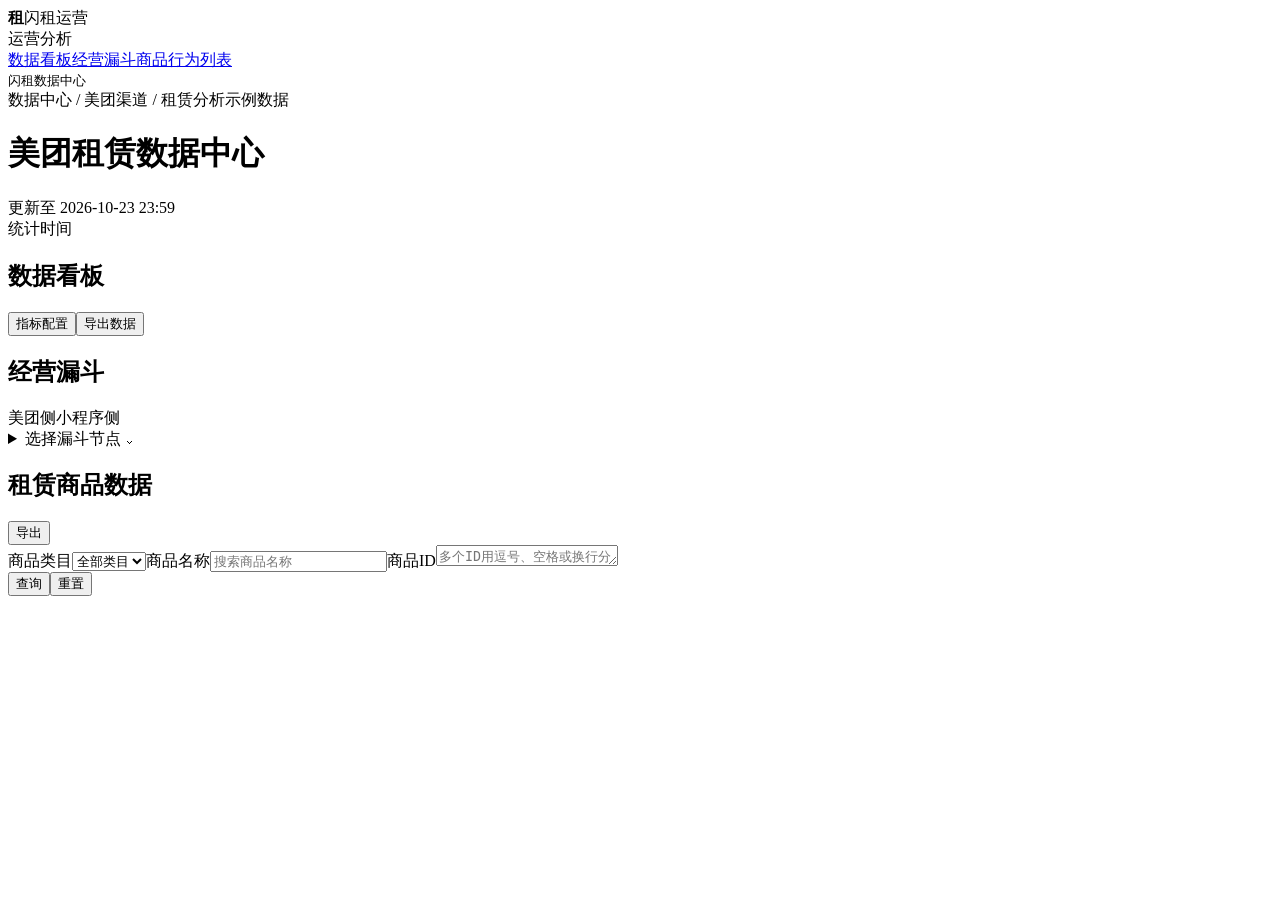
<file: page.html>
<!doctype html><html lang="zh-CN"><head><meta charset="UTF-8"><meta name="viewport" content="width=device-width,initial-scale=1"><link rel="icon" href="data:,"><title>美团租赁数据中心</title><style>/*STYLE*/</style></head><body>
<aside class="sidebar"><div class="brand"><b>租</b>闪租运营</div><div class="side-label">运营分析</div><nav aria-label="模块导航"><a class="active" href="#dashboard">数据看板</a><a href="#funnel">经营漏斗</a><a href="#products">商品行为列表</a></nav><small>闪租数据中心</small></aside>
<div class="main"><header class="topbar"><span>数据中心 / 美团渠道 / 租赁分析</span><span class="pill">示例数据</span></header><main>
<div class="page-head"><div><h1>美团租赁数据中心</h1></div><div class="stamp">更新至 2026-10-23 23:59</div></div>
<div id="globalTimeBar" class="panel filters time-filter-bar" role="region" aria-label="全局时间筛选"><div class="field global-time"><span>统计时间</span><div id="globalDate"></div></div></div>
<section class="panel" id="dashboard"><div class="section-head"><h2>数据看板</h2><div class="actions"><button type="button" id="configureDashboard">指标配置</button><button type="button" id="exportDashboard">导出数据</button></div></div><div id="overviewGrid" class="overview-grid"></div></section>
<section class="panel flow-panel" id="funnel"><div class="section-head"><h2>经营漏斗</h2><div class="funnel-options"><div class="funnel-legend" aria-label="数据来源图例"><span><i class="legend-platform"></i>美团侧</span><span><i class="legend-mini"></i>小程序侧</span></div><details id="funnelSettings"><summary>选择漏斗节点 <span aria-hidden="true">⌄</span></summary><div id="funnelNodeOptions" class="funnel-option-panel"></div></details></div></div><div id="flowContent"></div></section>
<section class="panel" id="products"><div class="section-head"><div><h2>租赁商品数据</h2></div><div class="actions"><button id="exportProducts">导出</button></div></div><form id="productFilters" class="product-filter-form"><div class="global-filter-grid rental-product-filter-grid"><label class="field">商品类目<select id="category"><option value="all">全部类目</option><option>手机</option><option>摄影器材</option><option>游戏设备</option></select></label><label class="field">商品名称<input type="search" id="search" placeholder="搜索商品名称" autocomplete="off"></label><label class="field id-search">商品ID<textarea id="productIds" rows="1" placeholder="多个ID用逗号、空格或换行分隔，如 10021,10022" aria-describedby="idHint"></textarea></label><div class="actions"><button class="primary" type="submit">查询</button><button type="button" id="resetFilters">重置</button></div></div><div class="filter-status-row"><span id="filterStatus" role="status"></span></div><div id="idHint" class="filter-id-hint" aria-live="polite"></div></form><div id="tableWrap" class="table-scroll"></div><div id="productPagination"></div></section>
</main></div>
<dialog id="dialog" aria-labelledby="dialogTitle"><div class="dialog-head"><h2 id="dialogTitle"></h2><button id="closeDialog" aria-label="关闭弹窗">×</button></div><div class="dialog-body" id="dialogBody"></div><div class="dialog-footer" id="dialogFooter"></div></dialog><div id="toast" role="status" aria-live="polite"></div>
<div id="metricTooltip" role="tooltip" hidden></div><script>/*SCRIPT*/</script></body></html>
</file>
